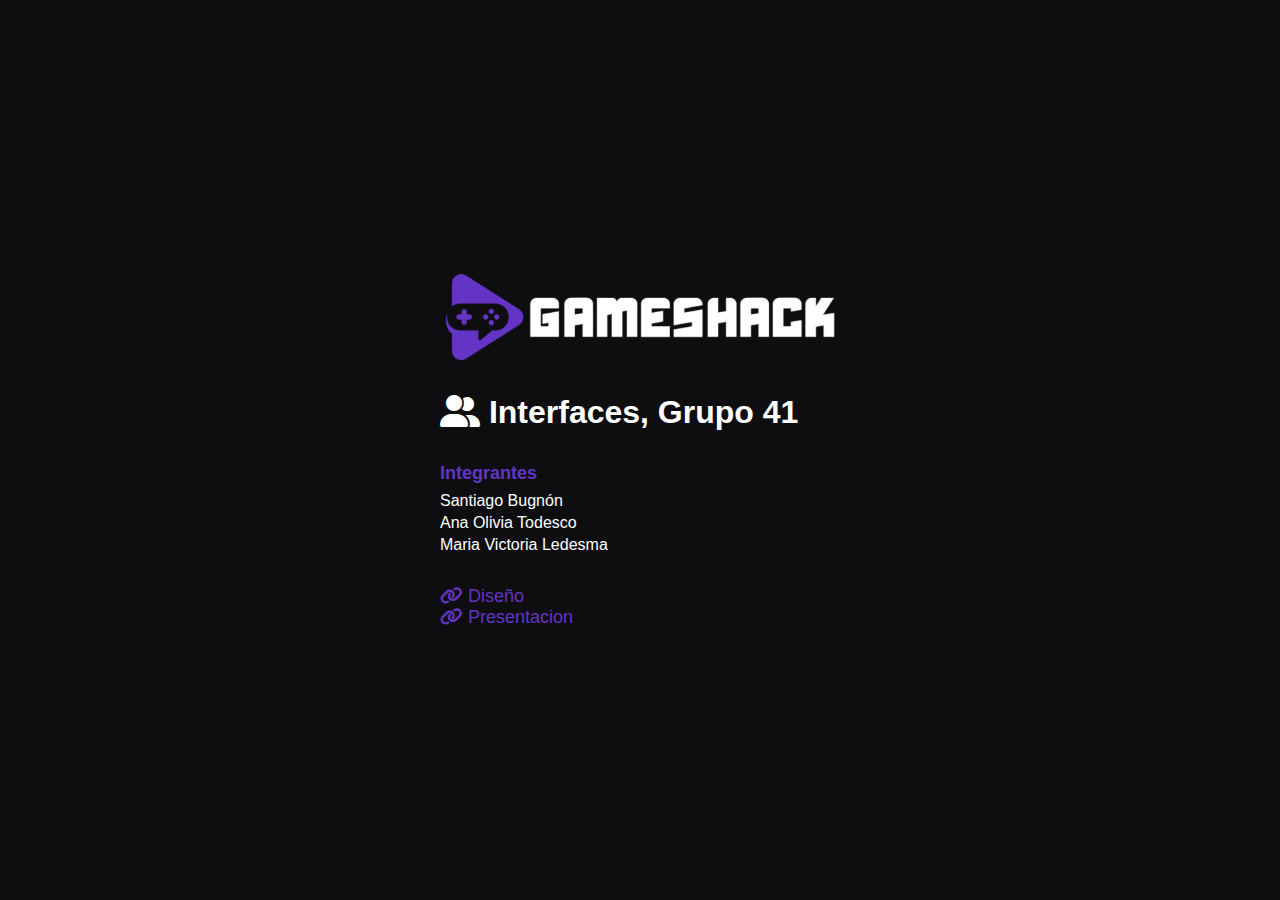
<file: TP1/index.html>
<!DOCTYPE html>
<html lang="en">

<head>
    <meta charset="UTF-8">
    <meta name="viewport" content="width=device-width, initial-scale=1.0">
    <title>TP1, Grupo 41</title>
    <link rel="stylesheet" type="text/css" href="styles.css" />
    <link rel="stylesheet" href="https://cdnjs.cloudflare.com/ajax/libs/font-awesome/6.6.0/css/all.min.css" />
</head>

<body>
    <main>
        <div class="container">
            <div class="hero">
                <img src="logo.png" alt="gameshack">
            </div>
            <h1><i class="fa-solid fa-user-group"></i> Interfaces, Grupo 41</h1>
            <div class="group">
                <label>Integrantes</label>
                <ul>
                    <li>Santiago Bugnón</li>
                    <li>Ana Olivia Todesco</li>
                    <li>Maria Victoria Ledesma</li>
                </ul>
            </div>
            <div class="link">
                <a href="https://www.figma.com/design/QWkp3AN901ODzj6Yq64YiS/Design-System?node-id=0-1&t=ocgKG7EHv4EvDzpk-1"><i class="fa-solid fa-link"></i> Diseño</a>
                <a href="https://www.figma.com/design/QWkp3AN901ODzj6Yq64YiS/Design-System?node-id=23-2289&t=KSajn2bWoxNKlwvR-1"><i class="fa-solid fa-link"></i> Presentacion</a>
            </div>
        </div>
    </main>
</body>

</html>
</file>
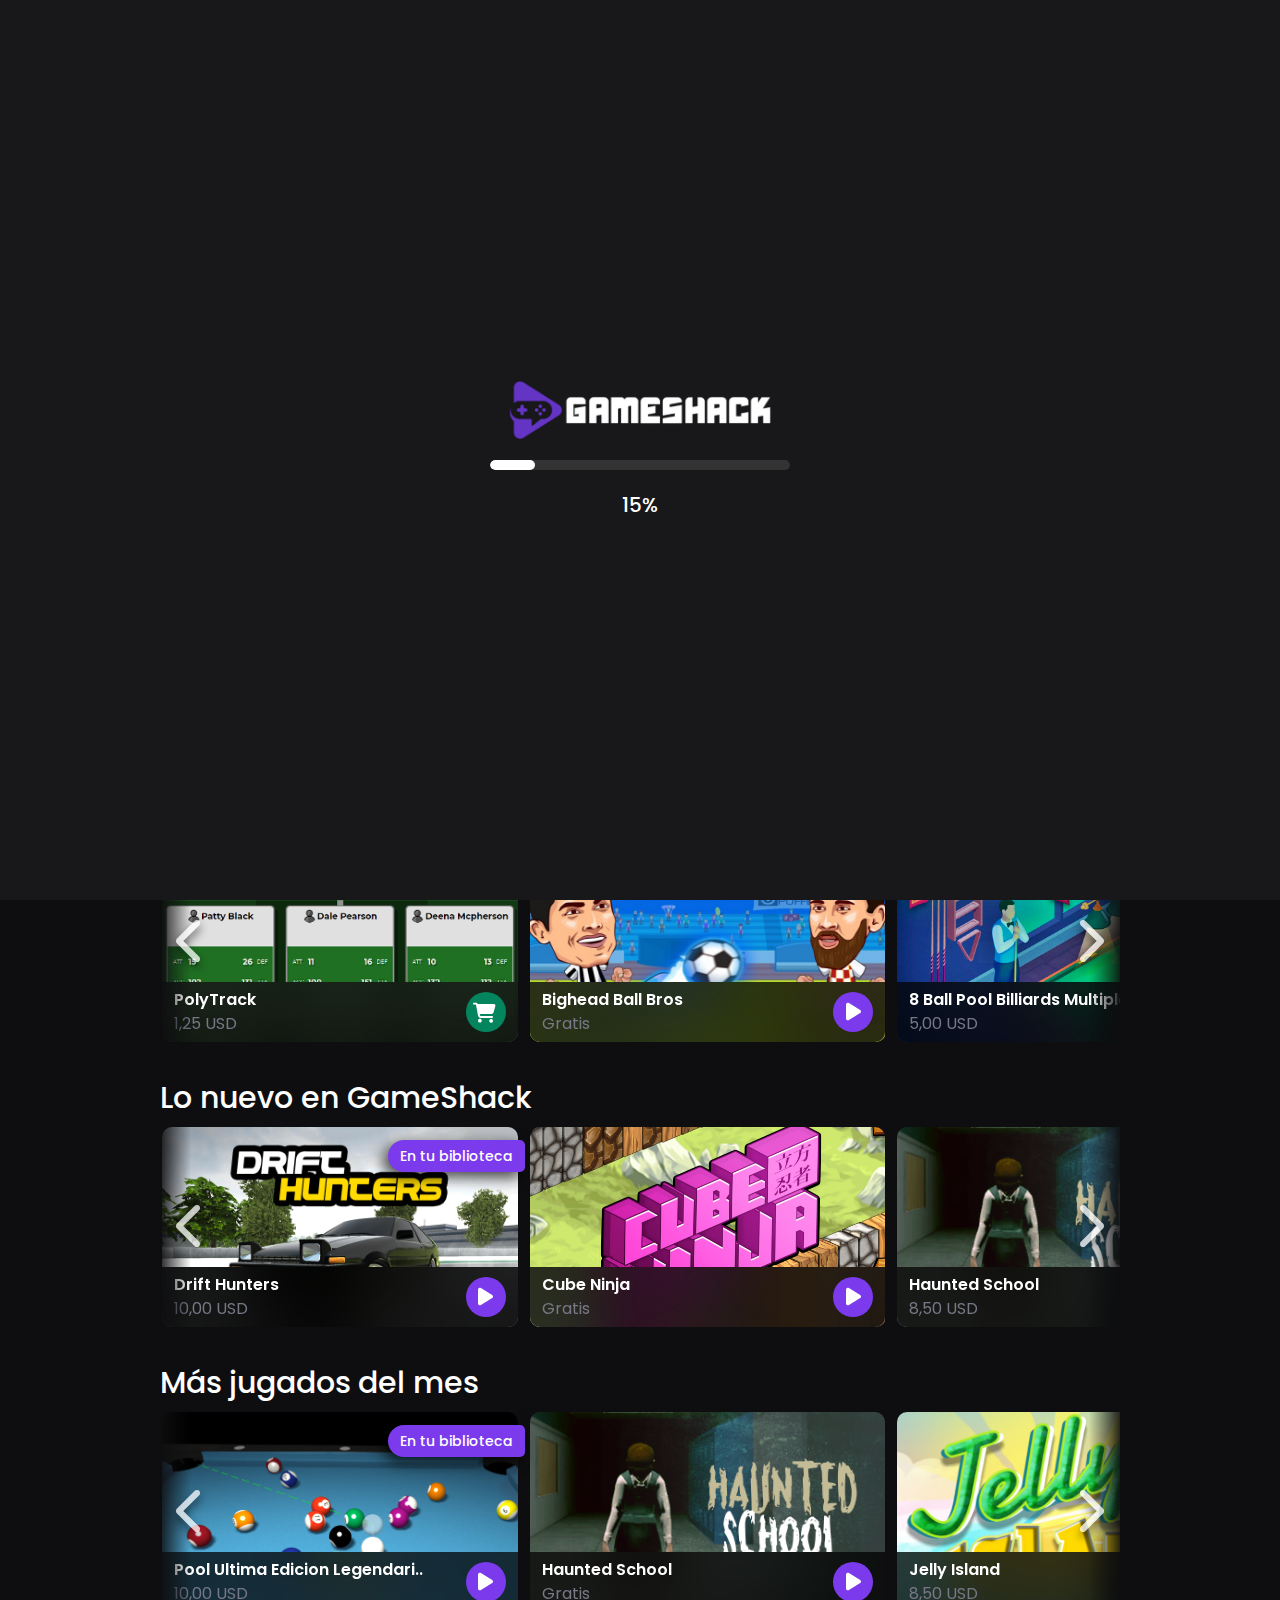
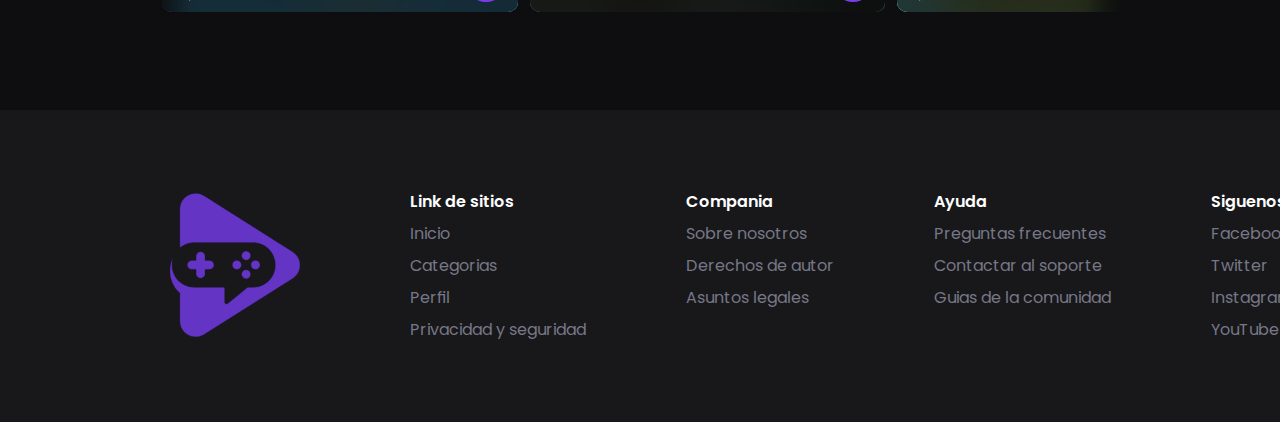
<file: TP2/index.html>
<!DOCTYPE html>
<html>

<head>
    <meta charset="utf-8">
    <title>GameShack!</title>
    <meta name="viewport" content="width=device-width, initial-scale=1">
    <link rel="stylesheet" href="https://cdnjs.cloudflare.com/ajax/libs/font-awesome/6.6.0/css/all.min.css" />
    <link rel="stylesheet" href="css/index.css">
</head>

<body class="body-no-overflow">
    <div class="loader-container">
        <div class="loader-icon">
            <img src="static/logo_full.png" />
        </div>
        <div class="progress-bar">
            <div class="progress" id="progress"></div>
        </div>
        <div class="percentage" id="percentage">0%</div>
    </div>

    <nav class="navbar">

        <div class="nav-container">
            <button class="toggle-sidenav"><i class="icon fa-solid fa-bars"></i></button>
            <a href="index.html">
                <img src="static/logo_full.png" class="nav-logo logo-desktop" />
                <img src="static/logo_simple.png" class="nav-logo logo-mobile" />
            </a>
        </div>

        <div class="search-box">
            <i class="fa-solid fa-magnifying-glass"></i>
            <input placeholder="¿A qué quieres jugar?" />
        </div>

        <div class="nav-container">
            <div class="cart">
                <!-- <div class="badge"></div> -->
                <i class="icon fa-solid fa-cart-shopping" id="nav-cart-icon"></i>
                <label id="cart-items"></label>
            </div>
            <div class="nav-separator"></div>
            <div class="nav-profile">
                <img src="static/bardo.jpg" class="nav-profile-image" />
                <label class="nav-profile-name">Srta. Liv</label>
                <button class="toggle-dropdown"><i class="icon fa-solid fa-chevron-down"></i></button>
            </div>
        </div>

        <div class="dropdown">
            <ul>
                <li id="dropdown-cart-icon"><i class="fa-solid fa-cart-shopping"></i> Carrito</li>
                <li><i class="fa-solid fa-user"></i> Perfil</li>
                <li><i class="fa-solid fa-list"></i> Biblioteca</li>
                <li><i class="fa-solid fa-circle-question"></i> Ayuda</li>
                <li><a href="login.html"><i class="fa-solid fa-arrow-right-from-bracket"></i> Cerrar Sesion</a></li>
            </ul>
        </div>

    </nav>

    <aside class="sidenav">
        <ul>

            <li>
                <div class="placehodler">
                    <img src="static/icons/Home.svg" alt="Descripción del SVG">
                </div>Inicio
            </li>
            <li>
                <div class="placehodler">
                    <img src="static/icons/Recent.svg" alt="Descripción del SVG">
                </div>Recientes
            </li>
            <li>
                <div class="placehodler">
                    <img src="static/icons/New.svg" alt="Descripción del SVG">
                </div>Juegos nuevos
            </li>
            <li>
                <div class="placehodler">
                    <img src="static/icons/Beauty.svg" alt="Descripción del SVG">
                </div>De moda
            </li>
            <li>
                <div class="placehodler">
                    <img src="static/icons/Clicker.svg" alt="Descripción del SVG">
                </div>Random
            </li>
            <li>
                <div class="placehodler">
                    <img src="static/icons/Action.svg" alt="Descripción del SVG">
                </div>Acción
            </li>
            <li>
                <div class="placehodler">
                    <img src="static/icons/Adventure.svg" alt="Descripción del SVG">
                </div>Aventuras
            </li>
            <li>
                <div class="placehodler">
                    <img src="static/icons/Casual.svg" alt="Descripción del SVG">
                </div>Clásicos
            </li>
            <li>
                <div class="placehodler">
                    <img src="static/icons/Beauty.svg" alt="Descripción del SVG">
                </div>Infantiles                
            </li>
            <li>
                <div class="placehodler">
                    <img src="static/icons/Mahjong.svg" alt="Descripción del SVG">
                </div>Mesa
            </li>
            <li>
                <div class="placehodler">
                    <img src="static/icons/Card.svg" alt="Descripción del SVG">
                </div>Cartas
            </li>
            <li>
                <div class="placehodler">
                    <img src="static/icons/Car.svg" alt="Descripción del SVG">
                </div>Coches
            </li>
            <li>
                <div class="placehodler">
                    <img src="static/icons/Home.svg" alt="Descripción del SVG">
                </div>Escape
            </li>
            <li>
                <div class="placehodler">
                    <img src="static/icons/Home.svg" alt="Descripción del SVG">
                </div>Motos
            </li>
            <li>
                <div class="placehodler">
                    <img src="static/icons/Multiplayer.svg" alt="Descripción del SVG">
                </div>Multijugador
            </li>
            <li>
                <div class="placehodler">
                    <img src="static/icons/Puzzle.svg" alt="Descripción del SVG">
                </div>Puzzles
            </li>
            <li>
                <div class="placehodler">
                    <img src="static/icons/Horror.svg" alt="Descripción del SVG">
                </div>Terror
            </li>
            <li>
                <div class="placehodler">
                    <img src="static/icons/DressUp.svg" alt="Descripción del SVG">
                </div>Vestir
            </li>
        </ul>
    </aside>

    <main>

        <section id="hero" class="hero-carousel-wrapper">

            <div class="hero-carousel-actions">
                <button class="hero-carousel-action" id="hero-prev">
                    <i class="fa-solid fa-chevron-left"></i>
                </button>
                <button class="hero-carousel-action" id="hero-next">
                    <i class="fa-solid fa-chevron-right"></i>
                </button>
            </div>

            <div class="hero-container">
                <h2 class="hero-game-title">4 en Linea: Zaun vs. Piltover</h2>
                <a href="playing.html" class="btn btn-xl rounded-xl hero-play-now"><i class="fa-solid fa-play"></i> Jugar ahora!</a>
            </div>

            <div class="hero-gradient-overlay"></div>
            <div class="hero-carousel">
                <img src="static/cards/gamecard_00.png" class="hero-slide" data-title="4 en Linea: Zaun vs. Piltover" />
                <img src="static/cards/gamecard_17.png" class="hero-slide" data-title="Cube Ninja" />
                <img src="static/cards/gamecard_34.png" class="hero-slide" data-title="Mahjong Solitaire" />
                <img src="static/cards/gamecard_35.png" class="hero-slide" data-title="Sniper Mission" />
                <img src="static/cards/gamecard_31.png" class="hero-slide" data-title="Moto X3M" />
            </div>

            <div class="carousel-dots">
                <ul class="dots">
                    <li class="dot big"></li>
                    <li class="dot"></li>
                    <li class="dot"></li>
                    <li class="dot"></li>
                    <li class="dot"></li>
                </ul>
            </div>

        </section>


        <section class="card-section">
            <div class="card-section-header">
                <label class="card-section-name">Creemos que estos juegos te encantarán</label>
            </div>

            <div class="cards-carousel-wrapper">

                <button class="card-carousel-action action-left">
                    <i class="fa-solid fa-chevron-left"></i>
                </button>
                <button class="card-carousel-action action-right">
                    <i class="fa-solid fa-chevron-right"></i>
                </button>

                <div class="cards-carousel">

                    <div class="card owned">
                        <img src="static/cards/gamecard_00.png" class="card-image">
                        <div class="tag">
                            <label>En tu biblioteca</label>
                        </div>
                        <div class="card-footer">
                            <div class="card-footer-container">
                                <label class="card-game-title">4 en Linea: Zaun vs. Piltover</label>
                                <label class="card-game-price">5,25 USD</label>
                            </div>
                            <div class="card-footer-container">
                                <a href="playing.html" class="card-btn">
                                    <i class="fa-solid fa-play"></i>
                                </a>
                            </div>
                        </div>
                    </div>

                    <div class="card card-buy">
                        <img src="static/cards/gamecard_0.png" class="card-image">
                        <div class="tag">
                            <label>En el carrito</label>
                        </div>
                        <div class="card-footer">
                            <div class="card-footer-container">
                                <label class="card-game-title">Need for Speed - Most Wante...</label>
                                <label class="card-game-price">5,25 USD</label>
                            </div>
                            <div class="card-footer-container">
                                <button class="card-btn">
                                    <i class="fa-solid fa-cart-shopping center-fix"></i>
                                </button>
                            </div>
                        </div>
                    </div>

                    <div class="card card-buy">
                        <img src="static/cards/gamecard_1.png" class="card-image">
                        <div class="tag">
                            <label>En el carrito</label>
                        </div>
                        <div class="card-footer">
                            <div class="card-footer-container">
                                <label class="card-game-title">Cube Stories: Escape</label>
                                <label class="card-game-price">6,00 USD</label>
                            </div>
                            <div class="card-footer-container">
                                <button class="card-btn">
                                    <i class="fa-solid fa-cart-shopping"></i>
                                </button>
                            </div>
                        </div>
                    </div>

                    <div class="card owned">
                        <img src="static/cards/gamecard_2.png" class="card-image">
                        <div class="tag">
                            <label>En tu biblioteca</label>
                        </div>
                        <div class="card-footer">
                            <div class="card-footer-container">
                                <label class="card-game-title">Farm Merge Valley</label>
                                <label class="card-game-price">3,12 USD</label>
                            </div>
                            <div class="card-footer-container">
                                <button class="card-btn">
                                    <i class="fa-solid fa-play"></i>
                                </button>
                            </div>
                        </div>
                    </div>

                    <div class="card">
                        <img src="static/cards/gamecard_3.png" class="card-image">
                        <div class="card-footer">
                            <div class="card-footer-container">
                                <label class="card-game-title">Basketball Stars</label>
                                <label class="card-game-price">Gratis</label>
                            </div>
                            <div class="card-footer-container">
                                <button class="card-btn">
                                    <i class="fa-solid fa-play"></i>
                                </button>
                            </div>
                        </div>
                    </div>

                    <div class="card">
                        <img src="static/cards/gamecard_4.png" class="card-image">
                        <div class="card-footer">
                            <div class="card-footer-container">
                                <label class="card-game-title">Mazean</label>
                                <label class="card-game-price">Gratis</label>
                            </div>
                            <div class="card-footer-container">
                                <button class="card-btn">
                                    <i class="fa-solid fa-play"></i>
                                </button>
                            </div>
                        </div>
                    </div>

                    <div class="card card-buy">
                        <img src="static/cards/gamecard_5.png" class="card-image">
                        <div class="tag">
                            <label>En el carrito</label>
                        </div>
                        <div class="card-footer">
                            <div class="card-footer-container">
                                <label class="card-game-title">One Treasure</label>
                                <label class="card-game-price">5,00 USD</label>
                            </div>
                            <div class="card-footer-container">
                                <button class="card-btn">
                                    <i class="fa-solid fa-cart-shopping center-fix"></i>
                                </button>
                            </div>
                        </div>
                    </div>

                    <div class="card card-buy">
                        <img src="static/cards/gamecard_6.png" class="card-image">
                        <div class="tag">
                            <label>En el carrito</label>
                        </div>
                        <div class="card-footer">
                            <div class="card-footer-container">
                                <label class="card-game-title">Moto X3M</label>
                                <label class="card-game-price">6,25 USD</label>
                            </div>
                            <div class="card-footer-container">
                                <button class="card-btn">
                                    <i class="fa-solid fa-cart-shopping center-fix"></i>
                                </button>
                            </div>
                        </div>
                    </div>
                    <div class="card">
                        <img src="static/cards/gamecard_7.png" class="card-image">
                        <div class="card-footer">
                            <div class="card-footer-container">
                                <label class="card-game-title">Speedy Golf</label>
                                <label class="card-game-price">Gratis</label>
                            </div>
                            <div class="card-footer-container">
                                <button class="card-btn">
                                    <i class="fa-solid fa-play"></i>
                                </button>
                            </div>
                        </div>
                    </div>

                </div>

            </div>
        </section>

        <section class="card-section">
            <div class="card-section-header">
                <label class="card-section-name">Populares</label>
            </div>

            <div class="cards-carousel-wrapper">

                <button class="card-carousel-action action-left">
                    <i class="fa-solid fa-chevron-left"></i>
                </button>
                <button class="card-carousel-action action-right">
                    <i class="fa-solid fa-chevron-right"></i>
                </button>

                <div class="cards-carousel">

                    <div class="card card-buy">
                        <img src="static/cards/gamecard_8.png" class="card-image">
                        <div class="tag">
                            <label>En el carrito</label>
                        </div>
                        <div class="card-footer">
                            <div class="card-footer-container">
                                <label class="card-game-title">PolyTrack</label>
                                <label class="card-game-price">1,25 USD</label>
                            </div>
                            <div class="card-footer-container">
                                <button class="card-btn">
                                    <i class="fa-solid fa-cart-shopping center-fix"></i>
                                </button>
                            </div>
                        </div>
                    </div>

                    <div class="card">
                        <img src="static/cards/gamecard_9.png" class="card-image">
                        <div class="card-footer">
                            <div class="card-footer-container">
                                <label class="card-game-title">Bighead Ball Bros</label>
                                <label class="card-game-price">Gratis</label>
                            </div>
                            <div class="card-footer-container">
                                <button class="card-btn">
                                    <i class="fa-solid fa-play"></i>
                                </button>
                            </div>
                        </div>
                    </div>

                    <div class="card card-buy">
                        <img src="static/cards/gamecard_10.png" class="card-image">
                        <div class="tag">
                            <label>En el carrito</label>
                        </div>
                        <div class="card-footer">
                            <div class="card-footer-container">
                                <label class="card-game-title">8 Ball Pool Billiards Multiplayer</label>
                                <label class="card-game-price">5,00 USD</label>
                            </div>
                            <div class="card-footer-container">
                                <button class="card-btn">
                                    <i class="fa-solid fa-cart-shopping center-fix"></i>
                                </button>
                            </div>
                        </div>
                    </div>

                    <div class="card card-buy">
                        <img src="static/cards/gamecard_11.png" class="card-image">
                        <div class="tag">
                            <label>En el carrito</label>
                        </div>
                        <div class="card-footer">
                            <div class="card-footer-container">
                                <label class="card-game-title">Xtreme City Drifting</label>
                                <label class="card-game-price">2,25 USD</label>
                            </div>
                            <div class="card-footer-container">
                                <button class="card-btn">
                                    <i class="fa-solid fa-cart-shopping center-fix"></i>
                                </button>
                            </div>
                        </div>
                    </div>

                    <div class="card card-buy">
                        <img src="static/cards/gamecard_12.png" class="card-image">
                        <div class="tag">
                            <label>En el carrito</label>
                        </div>
                        <div class="card-footer">
                            <div class="card-footer-container">
                                <label class="card-game-title">Spot The Difference</label>
                                <label class="card-game-price">3,15 USD</label>
                            </div>
                            <div class="card-footer-container">
                                <button class="card-btn">
                                    <i class="fa-solid fa-cart-shopping center-fix"></i>
                                </button>
                            </div>
                        </div>
                    </div>

                    <div class="card owned">
                        <img src="static/cards/gamecard_13.png" class="card-image">
                        <div class="tag">
                            <label>En tu biblioteca</label>
                        </div>
                        <div class="card-footer">
                            <div class="card-footer-container">
                                <label class="card-game-title">Tap-Tap Shots</label>
                                <label class="card-game-price">8,25 USD</label>
                            </div>
                            <div class="card-footer-container">
                                <button class="card-btn">
                                    <i class="fa-solid fa-play"></i>
                                </button>
                            </div>
                        </div>
                    </div>

                    <div class="card">
                        <img src="static/cards/gamecard_14.png" class="card-image">
                        <div class="card-footer">
                            <div class="card-footer-container">
                                <label class="card-game-title">Time Shooters</label>
                                <label class="card-game-price">Gratis</label>
                            </div>
                            <div class="card-footer-container">
                                <button class="card-btn">
                                    <i class="fa-solid fa-play"></i>
                                </button>
                            </div>
                        </div>
                    </div>
                    <div class="card owned">
                        <img src="static/cards/gamecard_15.png" class="card-image">
                        <div class="tag">
                            <label>En tu biblioteca</label>
                        </div>
                        <div class="card-footer">
                            <div class="card-footer-container">
                                <label class="card-game-title">Ships 3D</label>
                                <label class="card-game-price">7,00 USD</label>
                            </div>
                            <div class="card-footer-container">
                                <button class="card-btn">
                                    <i class="fa-solid fa-play"></i>
                                </button>
                            </div>
                        </div>
                    </div>

                </div>

            </div>
        </section>

        <section class="card-section">
            <div class="card-section-header">
                <label class="card-section-name">Lo nuevo en GameShack</label>
            </div>

            <div class="cards-carousel-wrapper">

                <button class="card-carousel-action action-left">
                    <i class="fa-solid fa-chevron-left"></i>
                </button>
                <button class="card-carousel-action action-right">
                    <i class="fa-solid fa-chevron-right"></i>
                </button>

                <div class="cards-carousel">

                    <div class="card owned">
                        <img src="static/cards/gamecard_16.png" class="card-image">
                        <div class="tag">
                            <label>En tu biblioteca</label>
                        </div>
                        <div class="card-footer">
                            <div class="card-footer-container">
                                <label class="card-game-title">Drift Hunters</label>
                                <label class="card-game-price">10,00 USD</label>
                            </div>
                            <div class="card-footer-container">
                                <button class="card-btn">
                                    <i class="fa-solid fa-play"></i>
                                </button>
                            </div>
                        </div>
                    </div>

                    <div class="card">
                        <img src="static/cards/gamecard_17.png" class="card-image">
                        <div class="card-footer">
                            <div class="card-footer-container">
                                <label class="card-game-title">Cube Ninja</label>
                                <label class="card-game-price">Gratis</label>
                            </div>
                            <div class="card-footer-container">
                                <button class="card-btn">
                                    <i class="fa-solid fa-play"></i>
                                </button>
                            </div>
                        </div>
                    </div>

                    <div class="card card-buy">
                        <img src="static/cards/gamecard_18.png" class="card-image">
                        <div class="tag">
                            <label>En el carrito</label>
                        </div>
                        <div class="card-footer">
                            <div class="card-footer-container">
                                <label class="card-game-title">Haunted School</label>
                                <label class="card-game-price">8,50 USD</label>
                            </div>
                            <div class="card-footer-container">
                                <button class="card-btn">
                                    <i class="fa-solid fa-cart-shopping center-fix"></i>
                                </button>
                            </div>
                        </div>
                    </div>

                    <div class="card card-buy">
                        <img src="static/cards/gamecard_19.png" class="card-image">
                        <div class="tag">
                            <label>En el carrito</label>
                        </div>
                        <div class="card-footer">
                            <div class="card-footer-container">
                                <label class="card-game-title">Jelly Land</label>
                                <label class="card-game-price">1,25 USD</label>
                            </div>
                            <div class="card-footer-container">
                                <button class="card-btn">
                                    <i class="fa-solid fa-cart-shopping center-fix"></i>
                                </button>
                            </div>
                        </div>
                    </div>

                    <div class="card owned">
                        <img src="static/cards/gamecard_20.png" class="card-image">
                        <div class="tag">
                            <label>En tu biblioteca</label>
                        </div>
                        <div class="card-footer">
                            <div class="card-footer-container">
                                <label class="card-game-title">Pizza Party</label>
                                <label class="card-game-price">4,75 USD</label>
                            </div>
                            <div class="card-footer-container">
                                <button class="card-btn">
                                    <i class="fa-solid fa-play"></i>
                                </button>
                            </div>
                        </div>
                    </div>

                    <div class="card">
                        <img src="static/cards/gamecard_21.png" class="card-image">
                        <div class="card-footer">
                            <div class="card-footer-container">
                                <label class="card-game-title">Sushi Matching</label>
                                <label class="card-game-price">Gratis</label>
                            </div>
                            <div class="card-footer-container">
                                <button class="card-btn">
                                    <i class="fa-solid fa-play"></i>
                                </button>
                            </div>
                        </div>
                    </div>

                    <div class="card owned">
                        <img src="static/cards/gamecard_22.png" class="card-image">
                        <div class="tag">
                            <label>En tu biblioteca</label>
                        </div>
                        <div class="card-footer">
                            <div class="card-footer-container">
                                <label class="card-game-title">Air Wars 3</label>
                                <label class="card-game-price">15,75 USD</label>
                            </div>
                            <div class="card-footer-container">
                                <button class="card-btn">
                                    <i class="fa-solid fa-play"></i>
                                </button>
                            </div>
                        </div>
                    </div>
                    <div class="card owned">
                        <img src="static/cards/gamecard_23.png" class="card-image">
                        <div class="tag">
                            <label>En tu biblioteca</label>
                        </div>
                        <div class="card-footer">
                            <div class="card-footer-container">
                                <label class="card-game-title">Air Wars 2</label>
                                <label class="card-game-price">9,75 USD</label>
                            </div>
                            <div class="card-footer-container">
                                <button class="card-btn">
                                    <i class="fa-solid fa-play"></i>
                                </button>
                            </div>
                        </div>
                    </div>

                </div>

            </div>
        </section>

        <section class="card-section">
            <div class="card-section-header">
                <label class="card-section-name">Más jugados del mes</label>
            </div>

            <div class="cards-carousel-wrapper">

                <button class="card-carousel-action action-left">
                    <i class="fa-solid fa-chevron-left"></i>
                </button>
                <button class="card-carousel-action action-right">
                    <i class="fa-solid fa-chevron-right"></i>
                </button>

                <div class="cards-carousel">

                    <div class="card owned">
                        <img src="static/cards/gamecard_49.png" class="card-image">
                        <div class="tag">
                            <label>En tu biblioteca</label>
                        </div>
                        <div class="card-footer">
                            <div class="card-footer-container">
                                <label class="card-game-title">Pool Ultima Edicion Legendari..</label>
                                <label class="card-game-price">10,00 USD</label>
                            </div>
                            <div class="card-footer-container">
                                <button class="card-btn">
                                    <i class="fa-solid fa-play"></i>
                                </button>
                            </div>
                        </div>
                    </div>

                    <div class="card">
                        <img src="static/cards/gamecard_18.png" class="card-image">
                        <div class="card-footer">
                            <div class="card-footer-container">
                                <label class="card-game-title">Haunted School</label>
                                <label class="card-game-price">Gratis</label>
                            </div>
                            <div class="card-footer-container">
                                <button class="card-btn">
                                    <i class="fa-solid fa-play"></i>
                                </button>
                            </div>
                        </div>
                    </div>

                    <div class="card card-buy">
                        <img src="static/cards/gamecard_19.png" class="card-image">
                        <div class="tag">
                            <label>En el carrito</label>
                        </div>
                        <div class="card-footer">
                            <div class="card-footer-container">
                                <label class="card-game-title">Jelly Island</label>
                                <label class="card-game-price">8,50 USD</label>
                            </div>
                            <div class="card-footer-container">
                                <button class="card-btn">
                                    <i class="fa-solid fa-cart-shopping center-fix"></i>
                                </button>
                            </div>
                        </div>
                    </div>

                    <div class="card card-buy">
                        <img src="static/cards/gamecard_20.png" class="card-image">
                        <div class="tag">
                            <label>En el carrito</label>
                        </div>
                        <div class="card-footer">
                            <div class="card-footer-container">
                                <label class="card-game-title">Pizza Party</label>
                                <label class="card-game-price">1,25 USD</label>
                            </div>
                            <div class="card-footer-container">
                                <button class="card-btn">
                                    <i class="fa-solid fa-cart-shopping center-fix"></i>
                                </button>
                            </div>
                        </div>
                    </div>

                    <div class="card owned">
                        <img src="static/cards/gamecard_52.png" class="card-image">
                        <div class="tag">
                            <label>En tu biblioteca</label>
                        </div>
                        <div class="card-footer">
                            <div class="card-footer-container">
                                <label class="card-game-title">Somos Los Palitos</label>
                                <label class="card-game-price">4,75 USD</label>
                            </div>
                            <div class="card-footer-container">
                                <button class="card-btn">
                                    <i class="fa-solid fa-play"></i>
                                </button>
                            </div>
                        </div>
                    </div>

                    <div class="card">
                        <img src="static/cards/gamecard_32.png" class="card-image">
                        <div class="card-footer">
                            <div class="card-footer-container">
                                <label class="card-game-title">Las Motos X3X Winter</label>
                                <label class="card-game-price">Gratis</label>
                            </div>
                            <div class="card-footer-container">
                                <button class="card-btn">
                                    <i class="fa-solid fa-play"></i>
                                </button>
                            </div>
                        </div>
                    </div>

                    <div class="card owned">
                        <img src="static/cards/gamecard_34.png" class="card-image">
                        <div class="tag">
                            <label>En tu biblioteca</label>
                        </div>
                        <div class="card-footer">
                            <div class="card-footer-container">
                                <label class="card-game-title">Mahongg</label>
                                <label class="card-game-price">15,75 USD</label>
                            </div>
                            <div class="card-footer-container">
                                <button class="card-btn">
                                    <i class="fa-solid fa-play"></i>
                                </button>
                            </div>
                        </div>
                    </div>
                    <div class="card owned">
                        <img src="static/cards/gamecard_23.png" class="card-image">
                        <div class="tag">
                            <label>En tu biblioteca</label>
                        </div>
                        <div class="card-footer">
                            <div class="card-footer-container">
                                <label class="card-game-title">Air Wars 2</label>
                                <label class="card-game-price">9,75 USD</label>
                            </div>
                            <div class="card-footer-container">
                                <button class="card-btn">
                                    <i class="fa-solid fa-play"></i>
                                </button>
                            </div>
                        </div>
                    </div>

                </div>

            </div>
        </section>
    </main>

    <footer class="footer">
        <img src="static/logo_simple.png" class="footer-logo" />
        <div class="footer-section">
            <label class="footer-section-title">Link de sitios</label>
            <label class="footer-section-item">Inicio</label>
            <label class="footer-section-item">Categorias</label>
            <label class="footer-section-item">Perfil</label>
            <label class="footer-section-item">Privacidad y seguridad</label>
        </div>
        <div class="footer-section">
            <label class="footer-section-title">Compania</label>
            <label class="footer-section-item">Sobre nosotros</label>
            <label class="footer-section-item">Derechos de autor</label>
            <label class="footer-section-item">Asuntos legales</label>
        </div>
        <div class="footer-section">
            <label class="footer-section-title">Ayuda</label>
            <label class="footer-section-item">Preguntas frecuentes</label>
            <label class="footer-section-item">Contactar al soporte</label>
            <label class="footer-section-item">Guias de la comunidad</label>
        </div>
        <div class="footer-section">
            <label class="footer-section-title">Siguenos</label>
            <label class="footer-section-item">Facebook</label>
            <label class="footer-section-item">Twitter</label>
            <label class="footer-section-item">Instagram</label>
            <label class="footer-section-item">YouTube</label>
        </div>
    </footer>


</body>

<script src="scripts/nav.js"></script>
<script src="scripts/index.js"></script>
<script src="scripts/loader.js"></script>

</html>
</file>
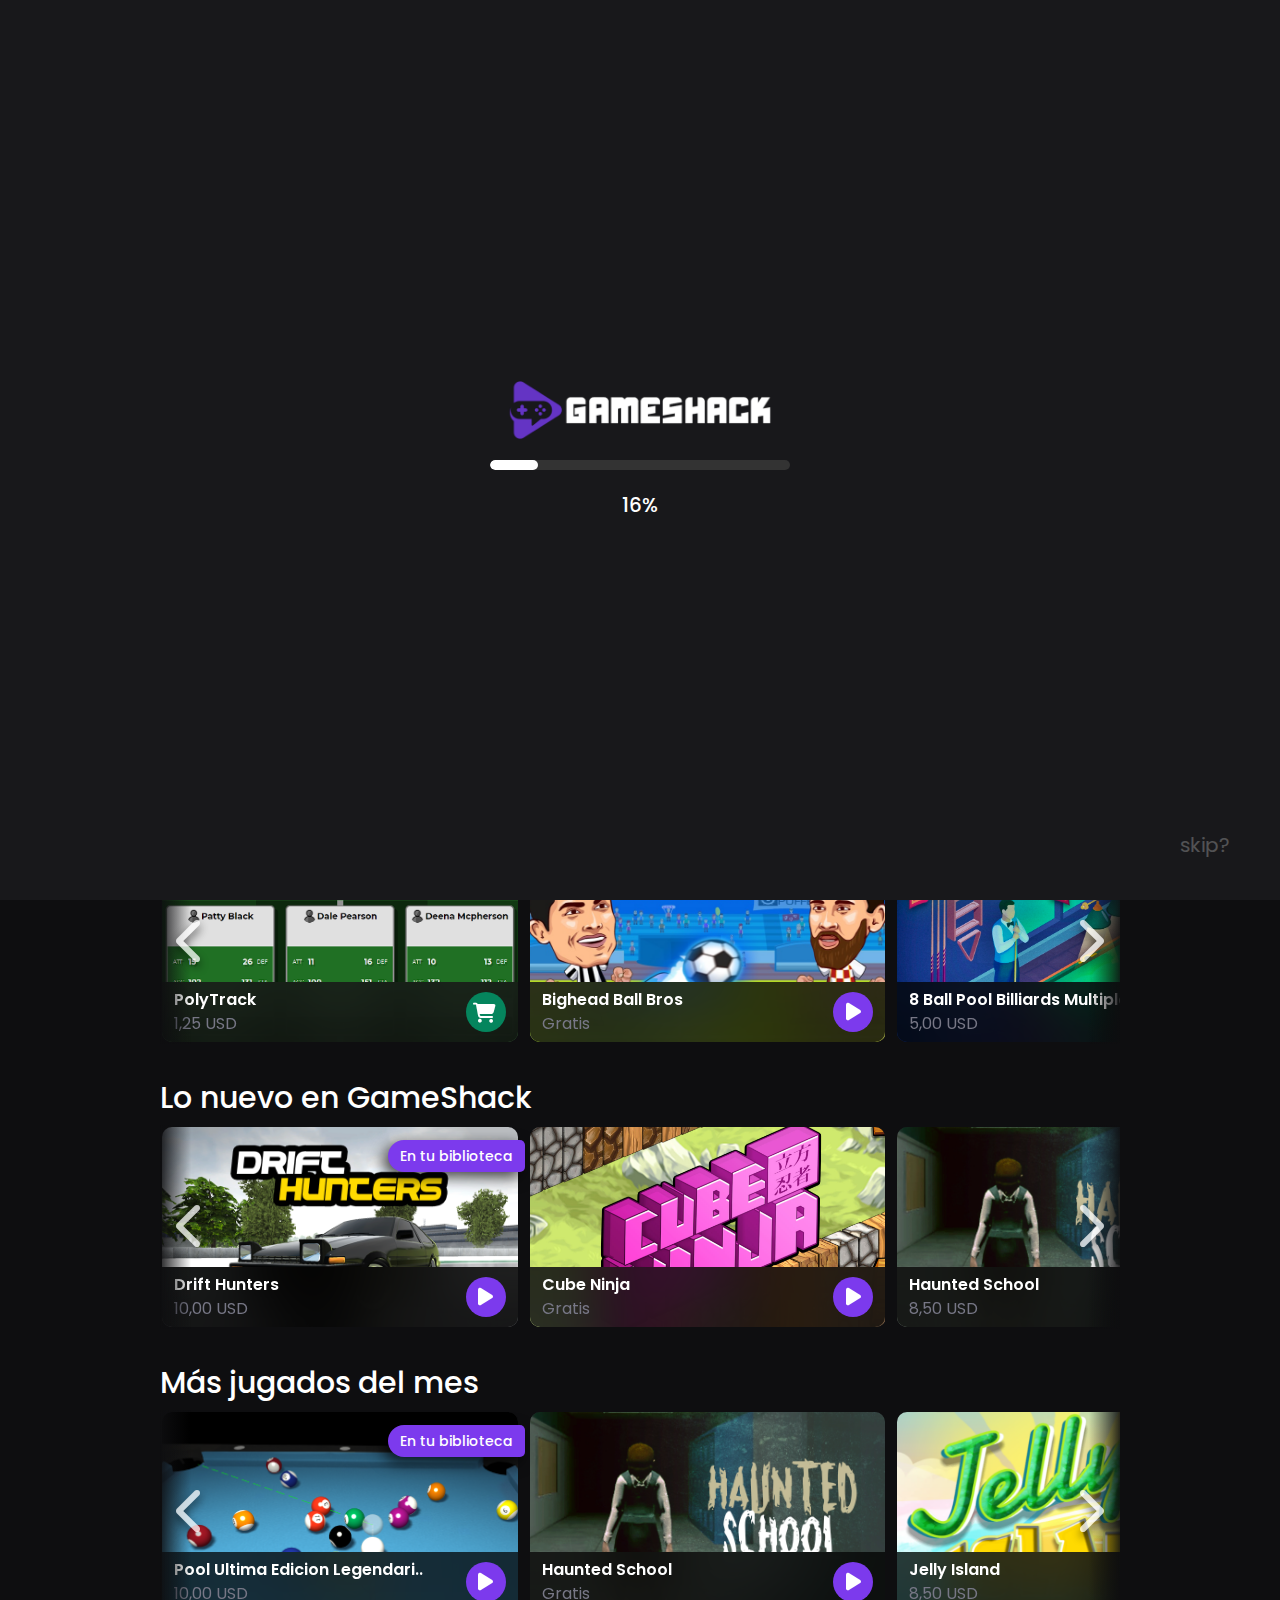
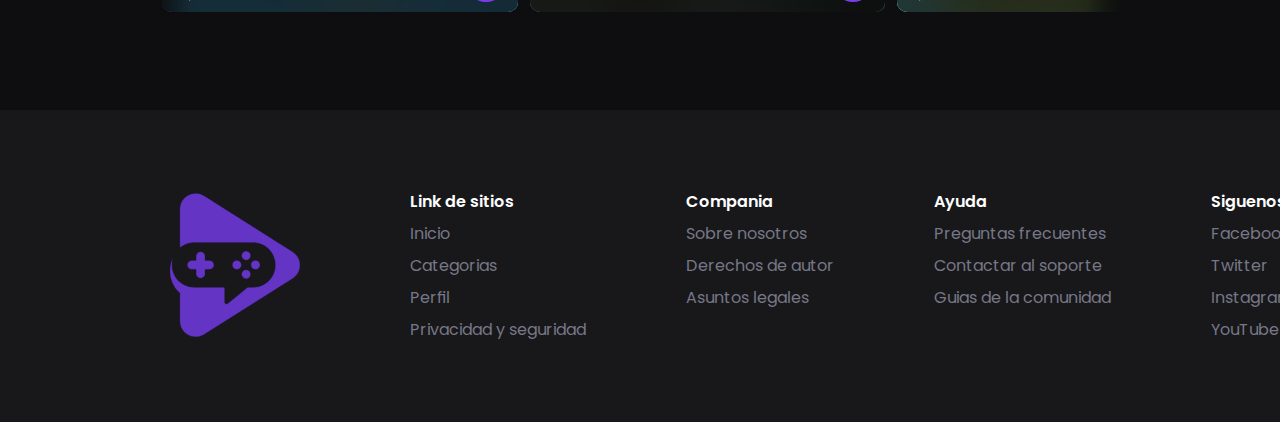
<file: TP4/index.html>
<!DOCTYPE html>
<html>

<head>
    <meta charset="utf-8">
    <title>GameShack!</title>
    <meta name="viewport" content="width=device-width, initial-scale=1">
    <link rel="stylesheet" href="https://cdnjs.cloudflare.com/ajax/libs/font-awesome/6.6.0/css/all.min.css" />
    <link rel="stylesheet" href="css/index.css">
</head>

<body class="body-no-overflow">
    <div class="loader-container">
        <div class="loader-icon">
            <img src="static/logo_full.png" />
        </div>
        <div class="progress-bar">
            <div class="progress" id="progress"></div>
        </div>
        <div class="percentage" id="percentage">0%</div>
        <button id="skip-btn">skip?</button>
    </div>

    <nav class="navbar">

        <div class="nav-container">
            <button class="toggle-sidenav"><i class="icon fa-solid fa-bars"></i></button>
            <a href="index.html">
                <img src="static/logo_full.png" class="nav-logo logo-desktop" />
                <img src="static/logo_simple.png" class="nav-logo logo-mobile" />
            </a>
        </div>

        <div class="search-box">
            <i class="fa-solid fa-magnifying-glass"></i>
            <input placeholder="¿A qué quieres jugar?" />
        </div>

        <div class="nav-container">
            <div class="cart">
                <!-- <div class="badge"></div> -->
                <i class="icon fa-solid fa-cart-shopping" id="nav-cart-icon"></i>
                <label id="cart-items"></label>
            </div>
            <div class="nav-separator"></div>
            <div class="nav-profile">
                <img src="static/bardo.jpg" class="nav-profile-image" />
                <label class="nav-profile-name">Srta. Liv</label>
                <button class="toggle-dropdown"><i class="icon fa-solid fa-chevron-down"></i></button>
            </div>
        </div>

        <div class="dropdown">
            <ul>
                <li id="dropdown-cart-icon"><i class="fa-solid fa-cart-shopping"></i> Carrito</li>
                <li><i class="fa-solid fa-user"></i> Perfil</li>
                <li><i class="fa-solid fa-list"></i> Biblioteca</li>
                <li><i class="fa-solid fa-circle-question"></i> Ayuda</li>
                <li><a href="login.html"><i class="fa-solid fa-arrow-right-from-bracket"></i> Cerrar Sesion</a></li>
            </ul>
        </div>

    </nav>

    <aside class="sidenav">
        <ul>

            <li>
                <div class="placehodler">
                    <img src="static/icons/Home.svg" alt="Descripción del SVG">
                </div>Inicio
            </li>
            <li>
                <div class="placehodler">
                    <img src="static/icons/Recent.svg" alt="Descripción del SVG">
                </div>Recientes
            </li>
            <li>
                <div class="placehodler">
                    <img src="static/icons/New.svg" alt="Descripción del SVG">
                </div>Juegos nuevos
            </li>
            <li>
                <div class="placehodler">
                    <img src="static/icons/Beauty.svg" alt="Descripción del SVG">
                </div>De moda
            </li>
            <li>
                <div class="placehodler">
                    <img src="static/icons/Clicker.svg" alt="Descripción del SVG">
                </div>Random
            </li>
            <li>
                <div class="placehodler">
                    <img src="static/icons/Action.svg" alt="Descripción del SVG">
                </div>Acción
            </li>
            <li>
                <div class="placehodler">
                    <img src="static/icons/Adventure.svg" alt="Descripción del SVG">
                </div>Aventuras
            </li>
            <li>
                <div class="placehodler">
                    <img src="static/icons/Casual.svg" alt="Descripción del SVG">
                </div>Clásicos
            </li>
            <li>
                <div class="placehodler">
                    <img src="static/icons/Beauty.svg" alt="Descripción del SVG">
                </div>Infantiles
            </li>
            <li>
                <div class="placehodler">
                    <img src="static/icons/Mahjong.svg" alt="Descripción del SVG">
                </div>Mesa
            </li>
            <li>
                <div class="placehodler">
                    <img src="static/icons/Card.svg" alt="Descripción del SVG">
                </div>Cartas
            </li>
            <li>
                <div class="placehodler">
                    <img src="static/icons/Car.svg" alt="Descripción del SVG">
                </div>Coches
            </li>
            <li>
                <div class="placehodler">
                    <img src="static/icons/Home.svg" alt="Descripción del SVG">
                </div>Escape
            </li>
            <li>
                <div class="placehodler">
                    <img src="static/icons/Home.svg" alt="Descripción del SVG">
                </div>Motos
            </li>
            <li>
                <div class="placehodler">
                    <img src="static/icons/Multiplayer.svg" alt="Descripción del SVG">
                </div>Multijugador
            </li>
            <li>
                <div class="placehodler">
                    <img src="static/icons/Puzzle.svg" alt="Descripción del SVG">
                </div>Puzzles
            </li>
            <li>
                <div class="placehodler">
                    <img src="static/icons/Horror.svg" alt="Descripción del SVG">
                </div>Terror
            </li>
            <li>
                <div class="placehodler">
                    <img src="static/icons/DressUp.svg" alt="Descripción del SVG">
                </div>Vestir
            </li>
        </ul>
    </aside>

    <main>

        <section id="hero" class="hero-carousel-wrapper">

            <div class="hero-carousel-actions">
                <button class="hero-carousel-action" id="hero-prev">
                    <i class="fa-solid fa-chevron-left"></i>
                </button>
                <button class="hero-carousel-action" id="hero-next">
                    <i class="fa-solid fa-chevron-right"></i>
                </button>
            </div>

            <div class="hero-container">
                <h2 class="hero-game-title">4 en Linea: Zaun vs. Piltover</h2>
                <a href="playing.html" class="btn btn-xl rounded-xl hero-play-now"><i class="fa-solid fa-play"></i> Jugar ahora!</a>
            </div>

            <div class="hero-gradient-overlay"></div>
            <div class="hero-carousel">
                <img src="static/screen_2.jpg" class="hero-slide" data-title="4 en Linea: Zaun vs. Piltover" />
                <img src="static/numberblocks-banner.png" class="hero-slide" data-title="Number Blocks!" />
                <img src="static/cards/gamecard_34.png" class="hero-slide" data-title="Mahjong Solitaire" />
                <img src="static/cards/gamecard_35.png" class="hero-slide" data-title="Sniper Mission" />
                <img src="static/cards/gamecard_31.png" class="hero-slide" data-title="Moto X3M" />
            </div>

            <div class="carousel-dots">
                <ul class="dots">
                    <li class="dot big"></li>
                    <li class="dot"></li>
                    <li class="dot"></li>
                    <li class="dot"></li>
                    <li class="dot"></li>
                </ul>
            </div>

        </section>


        <section class="card-section">
            <div class="card-section-header">
                <label class="card-section-name">Creemos que estos juegos te encantarán</label>
            </div>

            <div class="cards-carousel-wrapper">

                <button class="card-carousel-action action-left">
                    <i class="fa-solid fa-chevron-left"></i>
                </button>
                <button class="card-carousel-action action-right">
                    <i class="fa-solid fa-chevron-right"></i>
                </button>

                <div class="cards-carousel">

                    <div class="card owned">
                        <img src="static/screen_2.jpg" class="card-image">
                        <div class="tag">
                            <label>En tu biblioteca</label>
                        </div>
                        <div class="card-footer">
                            <div class="card-footer-container">
                                <label class="card-game-title">4 en Linea: Zaun vs. Piltover</label>
                                <label class="card-game-price">5,25 USD</label>
                            </div>
                            <div class="card-footer-container">
                                <a href="playing.html" class="card-btn">
                                    <i class="fa-solid fa-play"></i>
                                </a>
                            </div>
                        </div>
                    </div>

                    <div class="card card-buy">
                        <img src="static/cards/gamecard_numberblocks.png" class="card-image">
                        <div class="tag">
                            <label>En el carrito</label>
                        </div>
                        <div class="card-footer">
                            <div class="card-footer-container">
                                <label class="card-game-title">NumberBlocks</label>
                                <label class="card-game-price">10,00 USD</label>
                            </div>
                            <div class="card-footer-container">
                                <a href="parallax.html" class="card-btn">
                                    <i class="fa-solid fa-cart-shopping center-fix"></i>
                                </a>
                            </div>
                        </div>
                    </div>

                    <div class="card card-buy">
                        <img src="static/cards/gamecard_1.png" class="card-image">
                        <div class="tag">
                            <label>En el carrito</label>
                        </div>
                        <div class="card-footer">
                            <div class="card-footer-container">
                                <label class="card-game-title">Cube Stories: Escape</label>
                                <label class="card-game-price">6,00 USD</label>
                            </div>
                            <div class="card-footer-container">
                                <button class="card-btn">
                                    <i class="fa-solid fa-cart-shopping"></i>
                                </button>
                            </div>
                        </div>
                    </div>

                    <div class="card owned">
                        <img src="static/cards/gamecard_2.png" class="card-image">
                        <div class="tag">
                            <label>En tu biblioteca</label>
                        </div>
                        <div class="card-footer">
                            <div class="card-footer-container">
                                <label class="card-game-title">Farm Merge Valley</label>
                                <label class="card-game-price">3,12 USD</label>
                            </div>
                            <div class="card-footer-container">
                                <button class="card-btn">
                                    <i class="fa-solid fa-play"></i>
                                </button>
                            </div>
                        </div>
                    </div>

                    <div class="card">
                        <img src="static/cards/gamecard_3.png" class="card-image">
                        <div class="card-footer">
                            <div class="card-footer-container">
                                <label class="card-game-title">Basketball Stars</label>
                                <label class="card-game-price">Gratis</label>
                            </div>
                            <div class="card-footer-container">
                                <button class="card-btn">
                                    <i class="fa-solid fa-play"></i>
                                </button>
                            </div>
                        </div>
                    </div>

                    <div class="card">
                        <img src="static/cards/gamecard_4.png" class="card-image">
                        <div class="card-footer">
                            <div class="card-footer-container">
                                <label class="card-game-title">Mazean</label>
                                <label class="card-game-price">Gratis</label>
                            </div>
                            <div class="card-footer-container">
                                <button class="card-btn">
                                    <i class="fa-solid fa-play"></i>
                                </button>
                            </div>
                        </div>
                    </div>

                    <div class="card card-buy">
                        <img src="static/cards/gamecard_5.png" class="card-image">
                        <div class="tag">
                            <label>En el carrito</label>
                        </div>
                        <div class="card-footer">
                            <div class="card-footer-container">
                                <label class="card-game-title">One Treasure</label>
                                <label class="card-game-price">5,00 USD</label>
                            </div>
                            <div class="card-footer-container">
                                <button class="card-btn">
                                    <i class="fa-solid fa-cart-shopping center-fix"></i>
                                </button>
                            </div>
                        </div>
                    </div>

                    <div class="card card-buy">
                        <img src="static/cards/gamecard_6.png" class="card-image">
                        <div class="tag">
                            <label>En el carrito</label>
                        </div>
                        <div class="card-footer">
                            <div class="card-footer-container">
                                <label class="card-game-title">Moto X3M</label>
                                <label class="card-game-price">6,25 USD</label>
                            </div>
                            <div class="card-footer-container">
                                <button class="card-btn">
                                    <i class="fa-solid fa-cart-shopping center-fix"></i>
                                </button>
                            </div>
                        </div>
                    </div>
                    <div class="card">
                        <img src="static/cards/gamecard_7.png" class="card-image">
                        <div class="card-footer">
                            <div class="card-footer-container">
                                <label class="card-game-title">Speedy Golf</label>
                                <label class="card-game-price">Gratis</label>
                            </div>
                            <div class="card-footer-container">
                                <button class="card-btn">
                                    <i class="fa-solid fa-play"></i>
                                </button>
                            </div>
                        </div>
                    </div>

                </div>

            </div>
        </section>

        <section class="card-section">
            <div class="card-section-header">
                <label class="card-section-name">Populares</label>
            </div>

            <div class="cards-carousel-wrapper">

                <button class="card-carousel-action action-left">
                    <i class="fa-solid fa-chevron-left"></i>
                </button>
                <button class="card-carousel-action action-right">
                    <i class="fa-solid fa-chevron-right"></i>
                </button>

                <div class="cards-carousel">

                    <div class="card card-buy">
                        <img src="static/cards/gamecard_8.png" class="card-image">
                        <div class="tag">
                            <label>En el carrito</label>
                        </div>
                        <div class="card-footer">
                            <div class="card-footer-container">
                                <label class="card-game-title">PolyTrack</label>
                                <label class="card-game-price">1,25 USD</label>
                            </div>
                            <div class="card-footer-container">
                                <button class="card-btn">
                                    <i class="fa-solid fa-cart-shopping center-fix"></i>
                                </button>
                            </div>
                        </div>
                    </div>

                    <div class="card">
                        <img src="static/cards/gamecard_9.png" class="card-image">
                        <div class="card-footer">
                            <div class="card-footer-container">
                                <label class="card-game-title">Bighead Ball Bros</label>
                                <label class="card-game-price">Gratis</label>
                            </div>
                            <div class="card-footer-container">
                                <button class="card-btn">
                                    <i class="fa-solid fa-play"></i>
                                </button>
                            </div>
                        </div>
                    </div>

                    <div class="card card-buy">
                        <img src="static/cards/gamecard_10.png" class="card-image">
                        <div class="tag">
                            <label>En el carrito</label>
                        </div>
                        <div class="card-footer">
                            <div class="card-footer-container">
                                <label class="card-game-title">8 Ball Pool Billiards Multiplayer</label>
                                <label class="card-game-price">5,00 USD</label>
                            </div>
                            <div class="card-footer-container">
                                <button class="card-btn">
                                    <i class="fa-solid fa-cart-shopping center-fix"></i>
                                </button>
                            </div>
                        </div>
                    </div>

                    <div class="card card-buy">
                        <img src="static/cards/gamecard_11.png" class="card-image">
                        <div class="tag">
                            <label>En el carrito</label>
                        </div>
                        <div class="card-footer">
                            <div class="card-footer-container">
                                <label class="card-game-title">Xtreme City Drifting</label>
                                <label class="card-game-price">2,25 USD</label>
                            </div>
                            <div class="card-footer-container">
                                <button class="card-btn">
                                    <i class="fa-solid fa-cart-shopping center-fix"></i>
                                </button>
                            </div>
                        </div>
                    </div>

                    <div class="card card-buy">
                        <img src="static/cards/gamecard_12.png" class="card-image">
                        <div class="tag">
                            <label>En el carrito</label>
                        </div>
                        <div class="card-footer">
                            <div class="card-footer-container">
                                <label class="card-game-title">Spot The Difference</label>
                                <label class="card-game-price">3,15 USD</label>
                            </div>
                            <div class="card-footer-container">
                                <button class="card-btn">
                                    <i class="fa-solid fa-cart-shopping center-fix"></i>
                                </button>
                            </div>
                        </div>
                    </div>

                    <div class="card owned">
                        <img src="static/cards/gamecard_13.png" class="card-image">
                        <div class="tag">
                            <label>En tu biblioteca</label>
                        </div>
                        <div class="card-footer">
                            <div class="card-footer-container">
                                <label class="card-game-title">Tap-Tap Shots</label>
                                <label class="card-game-price">8,25 USD</label>
                            </div>
                            <div class="card-footer-container">
                                <button class="card-btn">
                                    <i class="fa-solid fa-play"></i>
                                </button>
                            </div>
                        </div>
                    </div>

                    <div class="card">
                        <img src="static/cards/gamecard_14.png" class="card-image">
                        <div class="card-footer">
                            <div class="card-footer-container">
                                <label class="card-game-title">Time Shooters</label>
                                <label class="card-game-price">Gratis</label>
                            </div>
                            <div class="card-footer-container">
                                <button class="card-btn">
                                    <i class="fa-solid fa-play"></i>
                                </button>
                            </div>
                        </div>
                    </div>
                    <div class="card owned">
                        <img src="static/cards/gamecard_15.png" class="card-image">
                        <div class="tag">
                            <label>En tu biblioteca</label>
                        </div>
                        <div class="card-footer">
                            <div class="card-footer-container">
                                <label class="card-game-title">Ships 3D</label>
                                <label class="card-game-price">7,00 USD</label>
                            </div>
                            <div class="card-footer-container">
                                <button class="card-btn">
                                    <i class="fa-solid fa-play"></i>
                                </button>
                            </div>
                        </div>
                    </div>

                </div>

            </div>
        </section>

        <section class="card-section">
            <div class="card-section-header">
                <label class="card-section-name">Lo nuevo en GameShack</label>
            </div>

            <div class="cards-carousel-wrapper">

                <button class="card-carousel-action action-left">
                    <i class="fa-solid fa-chevron-left"></i>
                </button>
                <button class="card-carousel-action action-right">
                    <i class="fa-solid fa-chevron-right"></i>
                </button>

                <div class="cards-carousel">

                    <div class="card owned">
                        <img src="static/cards/gamecard_16.png" class="card-image">
                        <div class="tag">
                            <label>En tu biblioteca</label>
                        </div>
                        <div class="card-footer">
                            <div class="card-footer-container">
                                <label class="card-game-title">Drift Hunters</label>
                                <label class="card-game-price">10,00 USD</label>
                            </div>
                            <div class="card-footer-container">
                                <button class="card-btn">
                                    <i class="fa-solid fa-play"></i>
                                </button>
                            </div>
                        </div>
                    </div>

                    <div class="card">
                        <img src="static/cards/gamecard_17.png" class="card-image">
                        <div class="card-footer">
                            <div class="card-footer-container">
                                <label class="card-game-title">Cube Ninja</label>
                                <label class="card-game-price">Gratis</label>
                            </div>
                            <div class="card-footer-container">
                                <button class="card-btn">
                                    <i class="fa-solid fa-play"></i>
                                </button>
                            </div>
                        </div>
                    </div>

                    <div class="card card-buy">
                        <img src="static/cards/gamecard_18.png" class="card-image">
                        <div class="tag">
                            <label>En el carrito</label>
                        </div>
                        <div class="card-footer">
                            <div class="card-footer-container">
                                <label class="card-game-title">Haunted School</label>
                                <label class="card-game-price">8,50 USD</label>
                            </div>
                            <div class="card-footer-container">
                                <button class="card-btn">
                                    <i class="fa-solid fa-cart-shopping center-fix"></i>
                                </button>
                            </div>
                        </div>
                    </div>

                    <div class="card card-buy">
                        <img src="static/cards/gamecard_19.png" class="card-image">
                        <div class="tag">
                            <label>En el carrito</label>
                        </div>
                        <div class="card-footer">
                            <div class="card-footer-container">
                                <label class="card-game-title">Jelly Land</label>
                                <label class="card-game-price">1,25 USD</label>
                            </div>
                            <div class="card-footer-container">
                                <button class="card-btn">
                                    <i class="fa-solid fa-cart-shopping center-fix"></i>
                                </button>
                            </div>
                        </div>
                    </div>

                    <div class="card owned">
                        <img src="static/cards/gamecard_20.png" class="card-image">
                        <div class="tag">
                            <label>En tu biblioteca</label>
                        </div>
                        <div class="card-footer">
                            <div class="card-footer-container">
                                <label class="card-game-title">Pizza Party</label>
                                <label class="card-game-price">4,75 USD</label>
                            </div>
                            <div class="card-footer-container">
                                <button class="card-btn">
                                    <i class="fa-solid fa-play"></i>
                                </button>
                            </div>
                        </div>
                    </div>

                    <div class="card">
                        <img src="static/cards/gamecard_21.png" class="card-image">
                        <div class="card-footer">
                            <div class="card-footer-container">
                                <label class="card-game-title">Sushi Matching</label>
                                <label class="card-game-price">Gratis</label>
                            </div>
                            <div class="card-footer-container">
                                <button class="card-btn">
                                    <i class="fa-solid fa-play"></i>
                                </button>
                            </div>
                        </div>
                    </div>

                    <div class="card owned">
                        <img src="static/cards/gamecard_22.png" class="card-image">
                        <div class="tag">
                            <label>En tu biblioteca</label>
                        </div>
                        <div class="card-footer">
                            <div class="card-footer-container">
                                <label class="card-game-title">Air Wars 3</label>
                                <label class="card-game-price">15,75 USD</label>
                            </div>
                            <div class="card-footer-container">
                                <button class="card-btn">
                                    <i class="fa-solid fa-play"></i>
                                </button>
                            </div>
                        </div>
                    </div>
                    <div class="card owned">
                        <img src="static/cards/gamecard_23.png" class="card-image">
                        <div class="tag">
                            <label>En tu biblioteca</label>
                        </div>
                        <div class="card-footer">
                            <div class="card-footer-container">
                                <label class="card-game-title">Air Wars 2</label>
                                <label class="card-game-price">9,75 USD</label>
                            </div>
                            <div class="card-footer-container">
                                <button class="card-btn">
                                    <i class="fa-solid fa-play"></i>
                                </button>
                            </div>
                        </div>
                    </div>

                </div>

            </div>
        </section>

        <section class="card-section">
            <div class="card-section-header">
                <label class="card-section-name">Más jugados del mes</label>
            </div>

            <div class="cards-carousel-wrapper">

                <button class="card-carousel-action action-left">
                    <i class="fa-solid fa-chevron-left"></i>
                </button>
                <button class="card-carousel-action action-right">
                    <i class="fa-solid fa-chevron-right"></i>
                </button>

                <div class="cards-carousel">

                    <div class="card owned">
                        <img src="static/cards/gamecard_49.png" class="card-image">
                        <div class="tag">
                            <label>En tu biblioteca</label>
                        </div>
                        <div class="card-footer">
                            <div class="card-footer-container">
                                <label class="card-game-title">Pool Ultima Edicion Legendari..</label>
                                <label class="card-game-price">10,00 USD</label>
                            </div>
                            <div class="card-footer-container">
                                <button class="card-btn">
                                    <i class="fa-solid fa-play"></i>
                                </button>
                            </div>
                        </div>
                    </div>

                    <div class="card">
                        <img src="static/cards/gamecard_18.png" class="card-image">
                        <div class="card-footer">
                            <div class="card-footer-container">
                                <label class="card-game-title">Haunted School</label>
                                <label class="card-game-price">Gratis</label>
                            </div>
                            <div class="card-footer-container">
                                <button class="card-btn">
                                    <i class="fa-solid fa-play"></i>
                                </button>
                            </div>
                        </div>
                    </div>

                    <div class="card card-buy">
                        <img src="static/cards/gamecard_19.png" class="card-image">
                        <div class="tag">
                            <label>En el carrito</label>
                        </div>
                        <div class="card-footer">
                            <div class="card-footer-container">
                                <label class="card-game-title">Jelly Island</label>
                                <label class="card-game-price">8,50 USD</label>
                            </div>
                            <div class="card-footer-container">
                                <button class="card-btn">
                                    <i class="fa-solid fa-cart-shopping center-fix"></i>
                                </button>
                            </div>
                        </div>
                    </div>

                    <div class="card card-buy">
                        <img src="static/cards/gamecard_20.png" class="card-image">
                        <div class="tag">
                            <label>En el carrito</label>
                        </div>
                        <div class="card-footer">
                            <div class="card-footer-container">
                                <label class="card-game-title">Pizza Party</label>
                                <label class="card-game-price">1,25 USD</label>
                            </div>
                            <div class="card-footer-container">
                                <button class="card-btn">
                                    <i class="fa-solid fa-cart-shopping center-fix"></i>
                                </button>
                            </div>
                        </div>
                    </div>

                    <div class="card owned">
                        <img src="static/cards/gamecard_52.png" class="card-image">
                        <div class="tag">
                            <label>En tu biblioteca</label>
                        </div>
                        <div class="card-footer">
                            <div class="card-footer-container">
                                <label class="card-game-title">Somos Los Palitos</label>
                                <label class="card-game-price">4,75 USD</label>
                            </div>
                            <div class="card-footer-container">
                                <button class="card-btn">
                                    <i class="fa-solid fa-play"></i>
                                </button>
                            </div>
                        </div>
                    </div>

                    <div class="card">
                        <img src="static/cards/gamecard_32.png" class="card-image">
                        <div class="card-footer">
                            <div class="card-footer-container">
                                <label class="card-game-title">Las Motos X3X Winter</label>
                                <label class="card-game-price">Gratis</label>
                            </div>
                            <div class="card-footer-container">
                                <button class="card-btn">
                                    <i class="fa-solid fa-play"></i>
                                </button>
                            </div>
                        </div>
                    </div>

                    <div class="card owned">
                        <img src="static/cards/gamecard_34.png" class="card-image">
                        <div class="tag">
                            <label>En tu biblioteca</label>
                        </div>
                        <div class="card-footer">
                            <div class="card-footer-container">
                                <label class="card-game-title">Mahongg</label>
                                <label class="card-game-price">15,75 USD</label>
                            </div>
                            <div class="card-footer-container">
                                <button class="card-btn">
                                    <i class="fa-solid fa-play"></i>
                                </button>
                            </div>
                        </div>
                    </div>
                    <div class="card owned">
                        <img src="static/cards/gamecard_23.png" class="card-image">
                        <div class="tag">
                            <label>En tu biblioteca</label>
                        </div>
                        <div class="card-footer">
                            <div class="card-footer-container">
                                <label class="card-game-title">Air Wars 2</label>
                                <label class="card-game-price">9,75 USD</label>
                            </div>
                            <div class="card-footer-container">
                                <button class="card-btn">
                                    <i class="fa-solid fa-play"></i>
                                </button>
                            </div>
                        </div>
                    </div>

                </div>

            </div>
        </section>
    </main>

    <footer class="footer">
        <img src="static/logo_simple.png" class="footer-logo" />
        <div class="footer-section">
            <label class="footer-section-title">Link de sitios</label>
            <label class="footer-section-item">Inicio</label>
            <label class="footer-section-item">Categorias</label>
            <label class="footer-section-item">Perfil</label>
            <label class="footer-section-item">Privacidad y seguridad</label>
        </div>
        <div class="footer-section">
            <label class="footer-section-title">Compania</label>
            <label class="footer-section-item">Sobre nosotros</label>
            <label class="footer-section-item">Derechos de autor</label>
            <label class="footer-section-item">Asuntos legales</label>
        </div>
        <div class="footer-section">
            <label class="footer-section-title">Ayuda</label>
            <label class="footer-section-item">Preguntas frecuentes</label>
            <label class="footer-section-item">Contactar al soporte</label>
            <label class="footer-section-item">Guias de la comunidad</label>
        </div>
        <div class="footer-section">
            <label class="footer-section-title">Siguenos</label>
            <label class="footer-section-item">Facebook</label>
            <label class="footer-section-item">Twitter</label>
            <label class="footer-section-item">Instagram</label>
            <label class="footer-section-item">YouTube</label>
        </div>
    </footer>


</body>

<script src="scripts/nav.js"></script>
<script src="scripts/index.js"></script>
<script src="scripts/loader.js"></script>

</html>
</file>
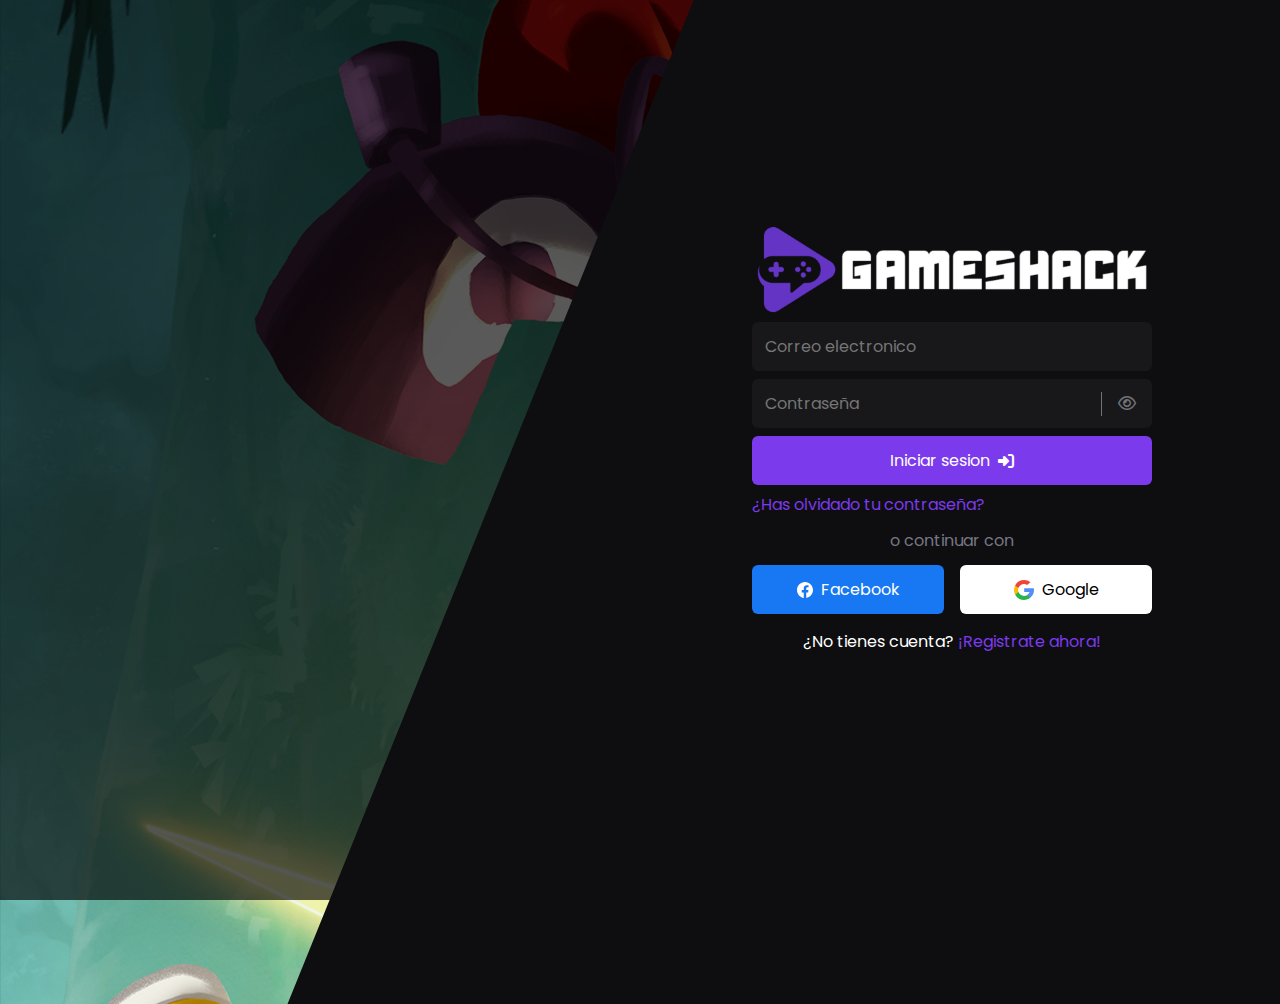
<file: TP2/login.html>
<!DOCTYPE html>
<html>

<head>
    <meta charset="utf-8">
    <title>Inicia Sesion en GameShack!</title>
    <meta name="viewport" content="width=device-width, initial-scale=1">
    <link rel="stylesheet" href="https://cdnjs.cloudflare.com/ajax/libs/font-awesome/6.6.0/css/all.min.css" />
    <link rel="stylesheet" href="css/login.css">
</head>

<body>

    <div class="backdrop"></div>
    <section class="login">

        <svg class="vector" width="1039" height="1004" viewBox="0 0 1039 1004" fill="none"
             xmlns="http://www.w3.org/2000/svg">
            <path d="M0 1119L496.5 -108.5H504L1116.5 -117V1105L0 1119Z" fill="#0E0E10" />
        </svg>

        <div class="container">

            <img src="static/logo_full.png">

            <div class="input password rounded">
                <input type="email" placeholder="Correo electronico">
            </div>


            <div class="input password rounded">
                <input id="password" type="password" placeholder="Contraseña">
                <button class="eye">
                    <i class="fa-regular fa-eye "></i>
                </button>
            </div>

            <a href="index.html" class="btn btn-login rounded">Iniciar sesion <i class="fa-solid fa-right-to-bracket"></i></a>

            <a href="#">¿Has olvidado tu contraseña?</a>
            <label class="third-party-label">o continuar con</label>

            <div class="third-party-login">

                <button class="btn btn-login rounded btn-facebook">
                    <svg viewBox="0 0 16 16" class="bi bi-facebook" fill="currentColor" height="16" width="16"
                         xmlns="http://www.w3.org/2000/svg">
                        <path
                              d="M16 8.049c0-4.446-3.582-8.05-8-8.05C3.58 0-.002 3.603-.002 8.05c0 4.017 2.926 7.347 6.75 7.951v-5.625h-2.03V8.05H6.75V6.275c0-2.017 1.195-3.131 3.022-3.131.876 0 1.791.157 1.791.157v1.98h-1.009c-.993 0-1.303.621-1.303 1.258v1.51h2.218l-.354 2.326H9.25V16c3.824-.604 6.75-3.934 6.75-7.951z">
                        </path>
                    </svg>
                    Facebook
                </button>

                <button class="btn btn-login rounded btn-google">
                    <svg xml:space="preserve" style="enable-background:new 0 0 512 512;" viewBox="0 0 512 512" y="0px"
                         x="0px" xmlns:xlink="http://www.w3.org/1999/xlink" xmlns="http://www.w3.org/2000/svg"
                         id="Layer_1" width="20" version="1.1">
                        <path d="M113.47,309.408L95.648,375.94l-65.139,1.378C11.042,341.211,0,299.9,0,256
                    c0-42.451,10.324-82.483,28.624-117.732h0.014l57.992,10.632l25.404,57.644c-5.317,15.501-8.215,32.141-8.215,49.456
                    C103.821,274.792,107.225,292.797,113.47,309.408z" style="fill:#FBBB00;"></path>
                        <path
                              d="M507.527,208.176C510.467,223.662,512,239.655,512,256c0,18.328-1.927,36.206-5.598,53.451
                    c-12.462,58.683-45.025,109.925-90.134,146.187l-0.014-0.014l-73.044-3.727l-10.338-64.535
                    c29.932-17.554,53.324-45.025,65.646-77.911h-136.89V208.176h138.887L507.527,208.176L507.527,208.176z"
                              style="fill:#518EF8;"></path>
                        <path d="M416.253,455.624l0.014,0.014C372.396,490.901,316.666,512,256,512
                    c-97.491,0-182.252-54.491-225.491-134.681l82.961-67.91c21.619,57.698,77.278,98.771,142.53,98.771
                    c28.047,0,54.323-7.582,76.87-20.818L416.253,455.624z" style="fill:#28B446;"></path>
                        <path d="M419.404,58.936l-82.933,67.896c-23.335-14.586-50.919-23.012-80.471-23.012
                    c-66.729,0-123.429,42.957-143.965,102.724l-83.397-68.276h-0.014C71.23,56.123,157.06,0,256,0
                    C318.115,0,375.068,22.126,419.404,58.936z" style="fill:#F14336;"></path>
                    </svg>
                    Google
                </button>

            </div>

            <label class="register-label">¿No tienes cuenta? <a href="registro.html">¡Registrate ahora!</a></label>

        </div>

    </section>


</body>
<script src="scripts/login.js"></script>

</html>
</file>
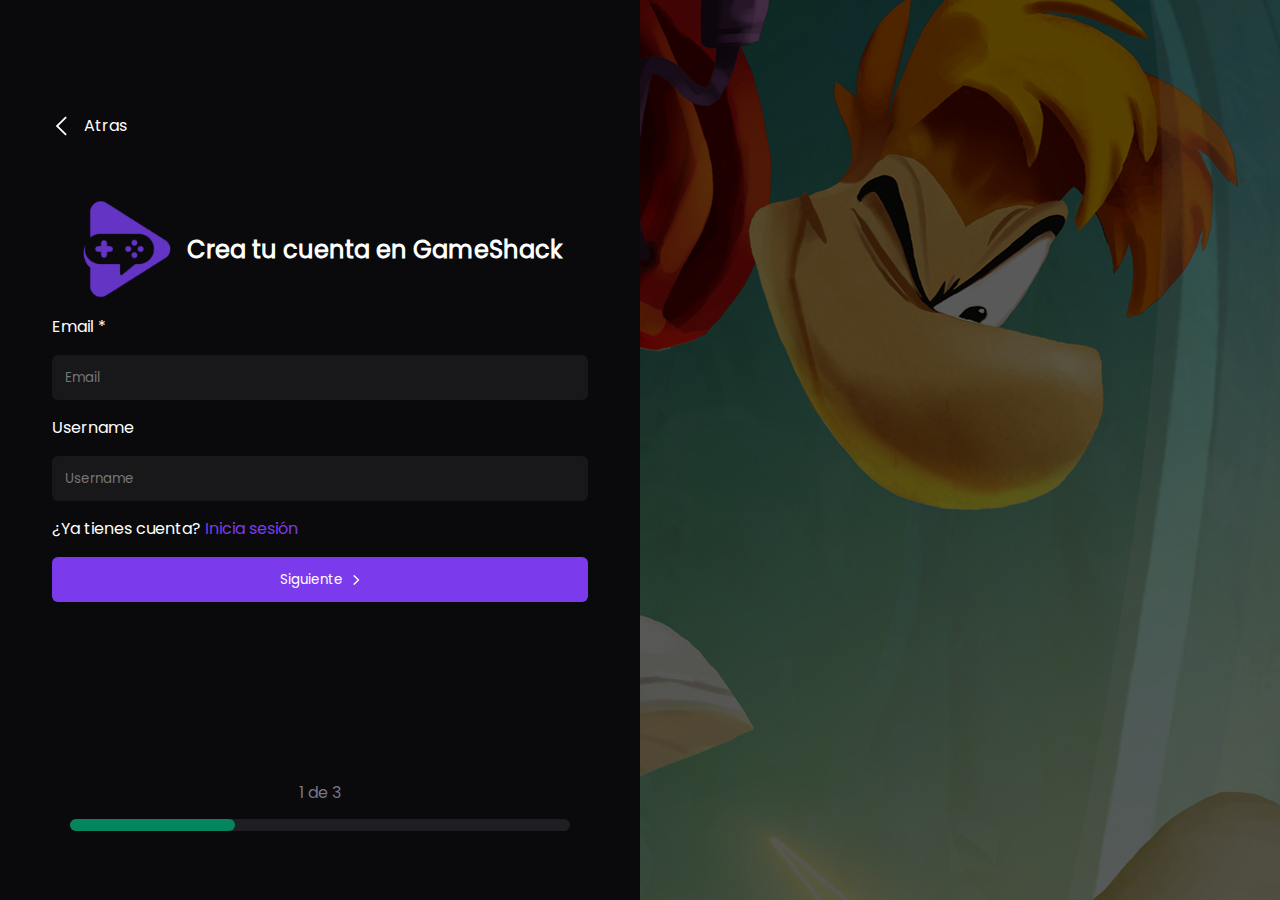
<file: TP2/registro.html>
<!DOCTYPE html>
<html>

<head>
    <meta charset="utf-8">
    <title>Crea tu cuenta de GameShack!</title>
    <meta name="viewport" content="width=device-width, initial-scale=1">
    <link rel="stylesheet" href="https://cdnjs.cloudflare.com/ajax/libs/font-awesome/6.6.0/css/all.min.css" />
    <link rel="stylesheet" href="css/register.css">
</head>

<body>
    <section class="registro">
        <form class="container">
            <div id="step-1" class="step show">
                <a class="back" href="login.html">
                    <svg fill="#FFFFFF" version="1.1" baseProfile="tiny" id="Layer_1" xmlns:x="&ns_extend;"
                         xmlns:i="&ns_ai;" xmlns:graph="&ns_graphs;" xmlns="http://www.w3.org/2000/svg"
                         xmlns:xlink="http://www.w3.org/1999/xlink"
                         xmlns:a="http://ns.adobe.com/AdobeSVGViewerExtensions/3.0/" width="20px" height="50px"
                         viewBox="0 0 42 42" xml:space="preserve">
                        <polygon fill-rule="evenodd" points="31,38.32 13.391,21 31,3.68 28.279,1 8,21.01 28.279,41 " />
                    </svg>
                    Atras
                </a>

                <div class="register-header">
                    <img width="100" height="100" src="static/logo_simple.png">
                    <h2>Crea tu cuenta en GameShack</h2>
                </div>

                <label for="">Email *</label>
                <input placeholder="Email" required class="input rounded">

                <label for="">Username</label>
                <input placeholder="Username" class="input rounded optional">
                <label>¿Ya tienes cuenta? <a href="login.html">Inicia sesión</a></label>
                <button class="next btn btn-login rounded">Siguiente
                    <svg class="flechita" fill="#FFFFFF" version="1.1" baseProfile="tiny" id="Layer_1"
                         xmlns:x="&ns_extend;" xmlns:i="&ns_ai;" xmlns:graph="&ns_graphs;"
                         xmlns="http://www.w3.org/2000/svg" xmlns:xlink="http://www.w3.org/1999/xlink"
                         xmlns:a="http://ns.adobe.com/AdobeSVGViewerExtensions/3.0/" width="10px" height="10px"
                         viewBox="0 0 42 42" xml:space="preserve">
                        <!-- Añadir un borde grueso para hacer el icono más bold -->
                        <polygon fill="none" stroke="#FFFFFF" stroke-width="3" fill-rule="evenodd"
                                 points="31,38.32 13.391,21 31,3.68 28.279,1 8,21.01 28.279,41"
                                 transform="rotate(180 21 21)" />
                        <!-- El original para el relleno -->
                        <polygon fill="#FFFFFF" fill-rule="evenodd"
                                 points="31,38.32 13.391,21 31,3.68 28.279,1 8,21.01 28.279,41"
                                 transform="rotate(180 21 21)" />
                    </svg>
                </button>
            </div>

            <div id="step-2" class="step">
                <a class="back">
                    <svg fill="#FFFFFF" version="1.1" baseProfile="tiny" id="Layer_1" xmlns:x="&ns_extend;"
                         xmlns:i="&ns_ai;" xmlns:graph="&ns_graphs;" xmlns="http://www.w3.org/2000/svg"
                         xmlns:xlink="http://www.w3.org/1999/xlink"
                         xmlns:a="http://ns.adobe.com/AdobeSVGViewerExtensions/3.0/" width="20px" height="50px"
                         viewBox="0 0 42 42" xml:space="preserve">
                        <polygon fill-rule="evenodd" points="31,38.32 13.391,21 31,3.68 28.279,1 8,21.01 28.279,41 " />
                    </svg>
                    Atras
                </a>
                <h2>Ingresa tus datos personales</h2>

                <label for="">Nombre *</label>
                <input required class="input rounded" placeholder="Nombre">
                <label for="">Apellido *</label>
                <input required class="input rounded" placeholder="Apellido">
                <label for="">Edad *</label>
                <input type="number" required class="input rounded" placeholder="Edad">

                <button class="next btn btn-login rounded">Siguiente
                    <svg class="flechita" fill="#FFFFFF" version="1.1" baseProfile="tiny" id="Layer_1"
                         xmlns:x="&ns_extend;" xmlns:i="&ns_ai;" xmlns:graph="&ns_graphs;"
                         xmlns="http://www.w3.org/2000/svg" xmlns:xlink="http://www.w3.org/1999/xlink"
                         xmlns:a="http://ns.adobe.com/AdobeSVGViewerExtensions/3.0/" width="10px" height="10px"
                         viewBox="0 0 42 42" xml:space="preserve">
                        <!-- Añadir un borde grueso para hacer el icono más bold -->
                        <polygon fill="none" stroke="#FFFFFF" stroke-width="3" fill-rule="evenodd"
                                 points="31,38.32 13.391,21 31,3.68 28.279,1 8,21.01 28.279,41"
                                 transform="rotate(180 21 21)" />
                        <!-- El original para el relleno -->
                        <polygon fill="#FFFFFF" fill-rule="evenodd"
                                 points="31,38.32 13.391,21 31,3.68 28.279,1 8,21.01 28.279,41"
                                 transform="rotate(180 21 21)" />
                    </svg>
            </div>

            <div id="step-3" class="step">
                <a class="back">
                    <svg fill="#FFFFFF" version="1.1" baseProfile="tiny" id="Layer_1" xmlns:x="&ns_extend;"
                         xmlns:i="&ns_ai;" xmlns:graph="&ns_graphs;" xmlns="http://www.w3.org/2000/svg"
                         xmlns:xlink="http://www.w3.org/1999/xlink"
                         xmlns:a="http://ns.adobe.com/AdobeSVGViewerExtensions/3.0/" width="20px" height="50px"
                         viewBox="0 0 42 42" xml:space="preserve">
                        <polygon fill-rule="evenodd" points="31,38.32 13.391,21 31,3.68 28.279,1 8,21.01 28.279,41 " />
                    </svg>
                    Atras
                </a>

                <h2>Crea tu contraseña</h2>
                <label for="">Contraseña *</label>
                <input class="input rounded" type="password" placeholder="Contraseña">
                <label for="">Repetir contraseña *</label>
                <input class="input rounded" type="password" placeholder="Contraseña">
                <label class="third-party-label start" for="">Las contraseñas deben tener al menos 8 caracteres y deben
                    incluir mayúsculas y números.</label>

                <div class="captcha">
                    <!-- <input type="checkbox" id="robot" name="robot" value="robot"> -->
                    <img src="static/captcha.png">
                </div>

                <!-- Terms and Conditions -->
                <div class="terms-container">
                    <input type="checkbox" id="" name="" value="robot">
                    <label class="third-party-label start" for="">Acepto los <a href="#">términos de la plataforma</a>
                        de GameShack y la aplicación del <a href="#">Aviso de Privacidad</a></label>
                </div>
                <button type="submit" class="next btn btn-login rounded">
                    <span>Registrate</span>
                </button>

            </div>
        </form>

        <div class="congratulations">
            <svg viewBox="0 0 24 24" fill="none" xmlns="http://www.w3.org/2000/svg" stroke="#d97373" width="96"
                 height="96">
                <g id="SVGRepo_bgCarrier" stroke-width="0"></g>
                <g id="SVGRepo_tracerCarrier" stroke-linecap="round" stroke-linejoin="round"></g>
                <g id="SVGRepo_iconCarrier">
                    <path d="M12 22C17.5 22 22 17.5 22 12C22 6.5 17.5 2 12 2C6.5 2 2 6.5 2 12C2 17.5 6.5 22 12 22Z"
                          stroke="#05855D" stroke-width="1.5" stroke-linecap="round" stroke-linejoin="round"></path>
                    <path d="M7.75 12L10.58 14.83L16.25 9.17004" stroke="#05855D" stroke-width="1.5"
                          stroke-linecap="round" stroke-linejoin="round"></path>
                </g>
            </svg>

            <h1>¡Felicidades ya creaste tu <br>
                cuenta en GameShack!</h1>
            <a href="login.html">Iniciar sesión</a>
        </div>

        <div class="progress">
            <div class="progress-bar" id="progressBar" style="width: 33%;"></div>
            <p id="progressText">1 de 3</p>
        </div>

    </section>
    <div class="backdrop"></div>

</body>
<script src="scripts/progress.js"></script>

</html>
</file>
<file: TP1/styles.css>
*{
    margin: 0;
    padding: 0;
    box-sizing: border-box;
}

body{
    background-color: #0E0E10;
    height: 100vh;
    font-family: Arial, Helvetica, sans-serif;
}

main{
    height: 100%;
    justify-content: center;
    display: flex;
    flex-direction: column;
    align-items: center;
}

main .container {
    display: flex;
    flex-direction: column;
    justify-content: left;
    gap: 2rem;
}

.hero{
    display: flex;
    justify-content: center;
}

.hero img{
    width: 25rem;
}

h1 {
    color: white;
}

.group{
    display: flex;
    flex-direction: column;
    gap: 0.5rem;
}

.group label{
    color: #6434C4;
    font-size: 18px;
    font-weight: bold;
}

.group ul{
    list-style: none;
    display: flex;
    flex-direction: column;
    gap: 0.25rem;
}

.group ul li {
    color: white;
    font-size: 16px;
}

.link {
    display: flex;
    flex-direction: column;
    justify-content: center;
}

.link a {
    text-decoration: none;
    color: #6434C4;
    font-size: 18px;
}

.link a:hover{
    text-decoration: underline;
}
</file>
<file: TP2/css/index.css>
@import url(main.css);
@import url(animations.css);
@import url(loader.css);

.body-no-overflow {
    overflow: hidden;
}

.hero-carousel-wrapper {
    display: flex;
    height: 420px;
    background-color: gray;
    position: relative;
    overflow: hidden;
}

.hero-carousel-wrapper .hero-carousel {
    display: flex;
    flex-direction: row;
    position: relative;
    /* overflow: hidden; */
    width: 100vw;
    transition: transform 1s var(--ease-out-expo);
}

.hero-carousel .hero-slide {
    width: 100vw;
    flex-shrink: 0;
    object-fit: cover;
}

.hero-carousel-wrapper .hero-gradient-overlay::before {
    content: "";
}

.hero-carousel-wrapper .hero-gradient-overlay {
    z-index: 10;
    position: absolute;
    top: 0;
    bottom: 0;
    left: 0;
    right: 0;
    background: linear-gradient(0deg, var(--background-300) 0%, rgba(0, 0, 0, 0) 100%);
}

.hero-carousel-wrapper .hero-container {
    z-index: 30;
    position: absolute;
    top: 0;
    bottom: 0;
    left: 25%;
    right: 25%;
    display: flex;
    flex-direction: column;
    justify-content: center;
    align-items: center;
}

.hero-carousel-wrapper .hero-carousel-actions {
    z-index: 20;
    position: absolute;
    top: 0;
    bottom: 0;
    left: 0;
    right: 0;
    display: flex;
    justify-content: space-between;
}

.hero-carousel-wrapper .hero-carousel-actions .hero-carousel-action {
    padding: 0 2rem;
    font-size: 80px;
    background: none;
    border: none;
    cursor: pointer;
}

/* .hero-carousel-wrapper .hero-carousel-actions .hero-carousel-action#hero-prev{
    background: var(--shadow-gradient-left);
}

.hero-carousel-wrapper .hero-carousel-actions .hero-carousel-action#hero-next{
    background: var(--shadow-gradient-right);
} */

.hero-carousel-wrapper .hero-carousel-actions .hero-carousel-action i {
    color: #ffffff;
    opacity: 0.25;
    transition: opacity 200ms ease;
}

.hero-carousel-wrapper .hero-carousel-actions .hero-carousel-action:hover i {
    opacity: 0.75;
}

.hero-carousel-wrapper .hero-game-title {
    color: var(--text-white);
    text-align: center;
    font-size: 32px;
    font-family: Poppins-Bold;
    text-shadow: 0px 5px 10px rgba(0, 0, 0, 0.75);
    transform: all 1s;
}

.hero-carousel-wrapper .carousel-dots {
    z-index: 30;
    position: absolute;
    left: 50%;
    bottom: 25px;
    opacity: 75%;
}

.hero-carousel-wrapper .dots {
    list-style: none;
    display: flex;
    flex-direction: row;
    gap: 0.5rem;
    transform: translateX(-50%);
}

.hero-carousel-wrapper .dots .dot {
    width: 10px;
    height: 10px;
    background-color: var(--primary-100);
    border-radius: 20px;
    transition: all 200ms ease;
}

.hero-carousel-wrapper .dots .dot.big {
    width: 35px;
    border-radius: 20px;
}

.hero-carousel-wrapper .btn {
    margin-top: 12px;
    font-size: 24px;
    text-wrap: nowrap;
    animation: pulse 2s infinite ease-in-out;
}

.hero-container .hero-play-now:hover {
    transform: scale(1.2);
}

.card-section {
    padding: 1rem;
    display: flex;
    flex-direction: column;
    gap: 0.25rem;
}

.card-section .card-section-header .card-section-name {
    font-family: Poppins-Medium;
    color: var(--text-white);
    font-size: 30px;
}

.card-section .card-row {
    display: flex;
    flex-direction: column;
    gap: 1rem;

}

.cards-carousel-wrapper {
    position: relative;
    overflow: hidden;
}

.cards-carousel-wrapper .card-carousel-action {

    display: none;
    z-index: 20;
    position: absolute;
    top: 0;
    bottom: 0;
    padding: 0 1rem;
    font-size: 48px;
    background: none;
    border: none;
    cursor: pointer;
    color: #ffffff;
    text-shadow: var(--text-shadow);
}

.cards-carousel-wrapper .card-carousel-action.action-left {
    left: 0;
    background: var(--shadow-gradient-left)
}

.cards-carousel-wrapper .card-carousel-action.action-right {
    right: 0;
    background: var(--shadow-gradient-right)
}

.cards-carousel-wrapper .card-carousel-action i {
    transition: opacity 200ms ease;
    opacity: 75%;
}

.cards-carousel-wrapper .card-carousel-action:hover i {
    opacity: 100%;
}

.cards-carousel {
    display: flex;
    overflow-x: scroll;
    /* overflow: hidden; */
    flex-direction: row;
    gap: 0.5rem;
    scroll-behavior: smooth;
}

.cards-carousel::-webkit-scrollbar {
    display: none;
}

/* ======= DEFAULT CARD ======= */

.card {
    background-color: var(--background-100);
    border-radius: 10px;
    flex: 0 0 80vw;
    aspect-ratio: 16/9;
    position: relative;
    cursor: pointer;
    margin: 2px;
    transition: transform 250ms ease, outline 100ms ease;
    max-height: 200px;
}

.cards-carousel.skew-left .card {
    transform: skewX(13deg);
}

.cards-carousel.skew-right .card {
    transform: skewX(-13deg);
}

.card:hover {
    outline: 2px solid var(--primary-100);
}

.card .card-image {
    width: 100%;
    height: 100%;
    object-fit: cover;
    border-radius: 10px;
}

.card .card-footer {
    position: absolute;
    bottom: 0;
    left: 0;
    right: 0;
    background-color: rgba(0, 0, 0, 0.75);
    backdrop-filter: blur(30px);
    border-bottom-left-radius: 10px;
    border-bottom-right-radius: 10px;
    display: flex;
    flex-direction: row;
    padding: 5px 12px;
    height: 60px;
    align-items: center;
    justify-content: space-between;
    cursor: initial;

    transition: height 200ms ease;
}

.card .card-footer .card-footer-container {
    display: flex;
    flex-direction: column;
}

.card:hover .card-footer {
    height: 70px;
}

.card:hover .card-footer .card-game-title {
    font-size: 17px;
}

.card .card-footer .card-game-title {
    color: var(--text-white);
    font-size: 16px;
    font-family: Poppins-SemiBold;
    transition: font-size 200ms ease;
}

.card .card-footer .card-game-price {
    color: var(--text-gray);
    font-size: 16px;
    font-family: Poppins-Regular;
}

.center-fix {
    margin-right: 3px;
    margin-top: 2px;
}

.card .card-btn {
    width: 40px;
    height: 40px;
    display: flex;
    align-items: center;
    justify-content: center;
    border-radius: 100%;
    background-color: var(--primary-100);
    border: none;
    text-decoration: none;
    color: var(--text-white);
    cursor: pointer;
    font-size: 20px;
    transition: background-color 200ms ease, transform 0.3s ease;
    
}

.card .card-btn:hover {
    background-color: var(--primary-200);
    transform: scale(1.2);
}

.card .card-btn:active {
    transform: scale(1.5);
}

/* ======= BUY CARD ======= */

.card.card-buy:hover {
    outline: 2px solid var(--accent-100);
}

.card.card-buy .card-btn {
    background-color: var(--accent-100);
}

.card.card-buy .card-btn:hover {
    background-color: var(--accent-200);
}

/* ======= IN CART CARD ======= */

.card.card-buy.incart .card-btn {
    background-color: var(--accent-200);
}

.card .tag {
    z-index: 20;
    opacity: 0;
    position: absolute;
    min-width: 120px;
    right: -7px;
    top: 13px;
    background-color: var(--accent-100);
    padding: 4px 12px;
    border-top-left-radius: 25px;
    border-bottom-left-radius: 25px;
    border-top-right-radius: 8px;
    border-bottom-right-radius: 8px;
    box-shadow: -5px 5px 15px rgba(0, 0, 0, 0.75);
}

.card.incart>.tag {
    opacity: 1;
    background-color: var(--accent-100);
}

.card.owned>.tag {
    opacity: 1;
    background-color: var(--primary-100);
}

.card .tag label {
    color: var(--text-white);
    font-family: Poppins-Medium;
    font-size: 14px;
}

@media only screen and (min-width: 768px) {

    .cards-carousel {
        display: flex;
        /* overflow: hidden; */
        overflow: unset;
        flex-direction: row;
        transition: transform 1s var(--ease-out-expo);
    }

    .cards-carousel-wrapper {
        position: relative;
        display: flex;
    }

    .card {
        flex: 0 0 350px;
    }

    .hero-carousel-apper .btn {
        font-size: 36px;
    }

    .hero-carousel-wrapper .hero-game-title {
        font-size: 64px;
    }

    .cards-carousel-wrapper .card-carousel-action {
        display: block;
    }

    .card-section {
        padding: 1rem 0;
    }

}
</file>
<file: TP4/css/index.css>
@import url(main.css);
@import url(animations.css);
@import url(loader.css);

.body-no-overflow {
    overflow: hidden;
}

.hero-carousel-wrapper {
    display: flex;
    height: 420px;
    background-color: gray;
    position: relative;
    overflow: hidden;
}

.hero-carousel-wrapper .hero-carousel {
    display: flex;
    flex-direction: row;
    position: relative;
    /* overflow: hidden; */
    width: 100vw;
    transition: transform 1s var(--ease-out-expo);
}

.hero-carousel .hero-slide {
    width: 100vw;
    flex-shrink: 0;
    object-fit: cover;
}

.hero-carousel-wrapper .hero-gradient-overlay::before {
    content: "";
}

.hero-carousel-wrapper .hero-gradient-overlay {
    z-index: 10;
    position: absolute;
    top: 0;
    bottom: 0;
    left: 0;
    right: 0;
    background: linear-gradient(0deg, var(--background-300) 0%, rgba(0, 0, 0, 0) 100%);
}

.hero-carousel-wrapper .hero-container {
    z-index: 30;
    position: absolute;
    top: 0;
    bottom: 0;
    left: 25%;
    right: 25%;
    display: flex;
    flex-direction: column;
    justify-content: center;
    align-items: center;
}

.hero-carousel-wrapper .hero-carousel-actions {
    z-index: 20;
    position: absolute;
    top: 0;
    bottom: 0;
    left: 0;
    right: 0;
    display: flex;
    justify-content: space-between;
}

.hero-carousel-wrapper .hero-carousel-actions .hero-carousel-action {
    padding: 0 2rem;
    font-size: 80px;
    background: none;
    border: none;
    cursor: pointer;
}

/* .hero-carousel-wrapper .hero-carousel-actions .hero-carousel-action#hero-prev{
    background: var(--shadow-gradient-left);
}

.hero-carousel-wrapper .hero-carousel-actions .hero-carousel-action#hero-next{
    background: var(--shadow-gradient-right);
} */

.hero-carousel-wrapper .hero-carousel-actions .hero-carousel-action i {
    color: #ffffff;
    opacity: 0.25;
    transition: opacity 200ms ease;
}

.hero-carousel-wrapper .hero-carousel-actions .hero-carousel-action:hover i {
    opacity: 0.75;
}

.hero-carousel-wrapper .hero-game-title {
    color: var(--text-white);
    text-align: center;
    font-size: 32px;
    font-family: Poppins-Bold;
    text-shadow: 0px 5px 10px rgba(0, 0, 0, 0.75);
    transform: all 1s;
}

.hero-carousel-wrapper .carousel-dots {
    z-index: 30;
    position: absolute;
    left: 50%;
    bottom: 25px;
    opacity: 75%;
}

.hero-carousel-wrapper .dots {
    list-style: none;
    display: flex;
    flex-direction: row;
    gap: 0.5rem;
    transform: translateX(-50%);
}

.hero-carousel-wrapper .dots .dot {
    width: 10px;
    height: 10px;
    background-color: var(--primary-100);
    border-radius: 20px;
    transition: all 200ms ease;
}

.hero-carousel-wrapper .dots .dot.big {
    width: 35px;
    border-radius: 20px;
}

.hero-carousel-wrapper .btn {
    margin-top: 12px;
    font-size: 24px;
    text-wrap: nowrap;
    animation: pulse 2s infinite ease-in-out;
}

.hero-container .hero-play-now:hover {
    transform: scale(1.2);
}

.card-section {
    padding: 1rem;
    display: flex;
    flex-direction: column;
    gap: 0.25rem;
}

.card-section .card-section-header .card-section-name {
    font-family: Poppins-Medium;
    color: var(--text-white);
    font-size: 30px;
}

.card-section .card-row {
    display: flex;
    flex-direction: column;
    gap: 1rem;

}

.cards-carousel-wrapper {
    position: relative;
    overflow: hidden;
}

.cards-carousel-wrapper .card-carousel-action {

    display: none;
    z-index: 20;
    position: absolute;
    top: 0;
    bottom: 0;
    padding: 0 1rem;
    font-size: 48px;
    background: none;
    border: none;
    cursor: pointer;
    color: #ffffff;
    text-shadow: var(--text-shadow);
}

.cards-carousel-wrapper .card-carousel-action.action-left {
    left: 0;
    background: var(--shadow-gradient-left)
}

.cards-carousel-wrapper .card-carousel-action.action-right {
    right: 0;
    background: var(--shadow-gradient-right)
}

.cards-carousel-wrapper .card-carousel-action i {
    transition: opacity 200ms ease;
    opacity: 75%;
}

.cards-carousel-wrapper .card-carousel-action:hover i {
    opacity: 100%;
}

.cards-carousel {
    display: flex;
    overflow-x: scroll;
    /* overflow: hidden; */
    flex-direction: row;
    gap: 0.5rem;
    scroll-behavior: smooth;
}

.cards-carousel::-webkit-scrollbar {
    display: none;
}

/* ======= DEFAULT CARD ======= */

.card {
    background-color: var(--background-100);
    border-radius: 10px;
    flex: 0 0 80vw;
    aspect-ratio: 16/9;
    position: relative;
    cursor: pointer;
    margin: 2px;
    transition: transform 250ms ease, outline 100ms ease;
    max-height: 200px;
}

.cards-carousel.skew-left .card {
    transform: skewX(13deg);
}

.cards-carousel.skew-right .card {
    transform: skewX(-13deg);
}

.card:hover {
    outline: 2px solid var(--primary-100);
}

.card .card-image {
    width: 100%;
    height: 100%;
    object-fit: cover;
    border-radius: 10px;
}

.card .card-footer {
    position: absolute;
    bottom: 0;
    left: 0;
    right: 0;
    background-color: rgba(0, 0, 0, 0.75);
    backdrop-filter: blur(30px);
    border-bottom-left-radius: 10px;
    border-bottom-right-radius: 10px;
    display: flex;
    flex-direction: row;
    padding: 5px 12px;
    height: 60px;
    align-items: center;
    justify-content: space-between;
    cursor: initial;

    transition: height 200ms ease;
}

.card .card-footer .card-footer-container {
    display: flex;
    flex-direction: column;
}

.card:hover .card-footer {
    height: 70px;
}

.card:hover .card-footer .card-game-title {
    font-size: 17px;
}

.card .card-footer .card-game-title {
    color: var(--text-white);
    font-size: 16px;
    font-family: Poppins-SemiBold;
    transition: font-size 200ms ease;
}

.card .card-footer .card-game-price {
    color: var(--text-gray);
    font-size: 16px;
    font-family: Poppins-Regular;
}

.center-fix {
    margin-right: 3px;
    margin-top: 2px;
}

.card .card-btn {
    width: 40px;
    height: 40px;
    display: flex;
    align-items: center;
    justify-content: center;
    border-radius: 100%;
    background-color: var(--primary-100);
    border: none;
    text-decoration: none;
    color: var(--text-white);
    cursor: pointer;
    font-size: 20px;
    transition: background-color 200ms ease, transform 0.3s ease;
    
}

.card .card-btn:hover {
    background-color: var(--primary-200);
    transform: scale(1.2);
}

.card .card-btn:active {
    transform: scale(1.5);
}

/* ======= BUY CARD ======= */

.card.card-buy:hover {
    outline: 2px solid var(--accent-100);
}

.card.card-buy .card-btn {
    background-color: var(--accent-100);
}

.card.card-buy .card-btn:hover {
    background-color: var(--accent-200);
}

/* ======= IN CART CARD ======= */

.card.card-buy.incart .card-btn {
    background-color: var(--accent-200);
}

.card .tag {
    z-index: 20;
    opacity: 0;
    position: absolute;
    min-width: 120px;
    right: -7px;
    top: 13px;
    background-color: var(--accent-100);
    padding: 4px 12px;
    border-top-left-radius: 25px;
    border-bottom-left-radius: 25px;
    border-top-right-radius: 8px;
    border-bottom-right-radius: 8px;
    box-shadow: -5px 5px 15px rgba(0, 0, 0, 0.75);
}

.card.incart>.tag {
    opacity: 1;
    background-color: var(--accent-100);
}

.card.owned>.tag {
    opacity: 1;
    background-color: var(--primary-100);
}

.card .tag label {
    color: var(--text-white);
    font-family: Poppins-Medium;
    font-size: 14px;
}

@media only screen and (min-width: 768px) {

    .cards-carousel {
        display: flex;
        /* overflow: hidden; */
        overflow: unset;
        flex-direction: row;
        transition: transform 1s var(--ease-out-expo);
    }

    .cards-carousel-wrapper {
        position: relative;
        display: flex;
    }

    .card {
        flex: 0 0 350px;
    }

    .hero-carousel-apper .btn {
        font-size: 36px;
    }

    .hero-carousel-wrapper .hero-game-title {
        font-size: 64px;
    }

    .cards-carousel-wrapper .card-carousel-action {
        display: block;
    }

    .card-section {
        padding: 1rem 0;
    }

}
</file>
<file: TP2/css/login.css>
@import url(main.css);
@import url(animations.css);

body {
    background-image: url('../static/rayman.jpg');
    overflow: hidden;
}

.backdrop {
    position: absolute;
    left: 0;
    right: 0;
    top: 0;
    bottom: 0;
    background-color: rgba(0, 0, 0, 0.65);
}

section.login {
    position: absolute;
    right: 0;
    display: flex;
    height: 100vh;
}

.container {
    position: absolute;
    right: 8rem;
    top: 25%;

    display: flex;
    flex-direction: column;

    width: 400px;
    height: 400px;
    z-index: 20;
    /* background-color: red; */
    gap: 0.5rem;
}

.input input{
    background: none;
    border: none;
    outline: none;
    color: white;
    font-size: 16px;
    padding: 12.5px;
    width: 100%;
}

.input {
    border: none;
    background-color: var(--background-200);
    outline: none;
    display: flex;
    flex-direction: row;
    align-items: center;
}

.input.password{
    justify-content: space-between;
}

.input.password .eye{
    background: none;
    border: none;
    outline: none;
    padding: 0 1rem;
    border-left: 1px solid #707275;
    color: #707275;
    cursor: pointer;
    transition: opacity 200ms ease;
    font-size: 16px;
}

.input.password .eye:hover{
    opacity: 75%;
}

.btn-login {
    padding: 12.5px;
    box-shadow: none !important;
    font-size: 16px;
}

.third-party-label {
    margin-top: 0.25rem;
    margin-bottom: 0.25rem;
    text-align: center;
    color: var(--text-gray);
}

.third-party-login {
    display: flex;
    flex-direction: row;
    gap: 1rem;
}

.third-party-login .btn {
    flex: 1 1 0%;
}

.third-party-login .btn.btn-facebook {
    background-color: #1877F2;
    box-shadow: 6px 6px 10px -1px rgba(0, 0, 0, 0.15),
        -6px -6px 10px -1px rgba(255, 255, 255, 0.7);
}

.third-party-login .btn.btn-google {
    background-color: #ffffff;
    color: #000000;
    box-shadow: 6px 6px 10px -1px rgba(0, 0, 0, 0.15),
        -6px -6px 10px -1px rgba(255, 255, 255, 0.7);
    transition: all 0.6s cubic-bezier(0.23, 1, 0.32, 1);
}

.register-label {
    margin-top: 0.5rem;
    margin-bottom: 0.5rem;
    text-align: center;
    color: var(--text-white);
}

.btn-facebook:hover {
    animation: changeFacebook 0.3s forwards;
    transform: matrix(1.1, 0, 0, 1.1, 0, 0);
}

.btn-google:hover {
    animation: changeGoogle 0.3s forwards;
    transform: matrix(1.1, 0, 0, 1.1, 0, 0);
}

@keyframes changeFacebook {
    0% {
        background-color: #016fff;
    }

    100% {
        background-color: #ffffff;
        color: #016fff;
    }
}

@keyframes changeGoogle {
    0% {
        background-color: #ffffff;
    }

    100% {
        background-color: #000000;
        color: #ffffff;
    }
}
</file>
<file: TP2/css/register.css>
@import url(main.css);
*{
    padding: 0;
    margin: 0;
}

body {
    background-image: url('../static/rayman.jpg');
    overflow: hidden;
}

.registro{
    display: flex;
    flex-direction: column;
    justify-content: space-between;
}

section.registro{
    background-color: var(--background-100);
    width: 50vw;
    height: 100vh;
    display: flex;
    flex-direction: column;
    /* flex-wrap: wrap; */
    justify-content: center;
    align-items: center;
    /* position: inherit; */
    justify-content: space-beetween;
}

.backdrop {
    position: absolute;
    left: 0;
    right: 0;
    top: 0;
    bottom: 0;
    background-color: rgba(0, 0, 0, 0.65);
}

.container {
    color: #ffffff;
    display: flex;
    flex-direction: column;
    align-items: center;
    width: 600px;
    height: 400px;
    z-index: 20;
}

.back{
    display: flex;
    flex-direction: row;
    color: white;
    align-items: center;
    gap: 12px;
    cursor: pointer;
    margin-bottom: 2rem;
    transition: color 0.3s, transform 0.2s; /* Transición suave */
}


.back:hover {
    color: var(--primary-100); 
    transform: scale(1.1); 
}


.back:hover svg {
    fill: var(--primary-100); /* Para cambiar el color del SVG */
}

.step{
    display: flex;
    flex-direction: column;
    justify-content: space-between;
    display: none;
    gap: 1rem;
}

.step.show{
    display: flex;
    width: 100%;
    padding: 2rem;
    margin-bottom: 50px;
}

.progress{
    color: wheat;
    z-index: 2000000;
    margin-bottom: 200px; /*solucion temproal*/
    width: 500px;
    height: 12px;
    border-radius: 6px;
    text-align: center;
    background-color: var(--background-100); 
    margin: 350px 200px 0 200px;

}

.progress-bar {
    background-color: var(--accent-100);
    height: 100%;
    width: 100%;
    border-radius: 6px;
    transition: width 0.2s ease; 
}

#progressText{
    position: relative;
    bottom: 50px;
    color: var(--text-gray);
}

p{
    position: absolute;
    color: white;
    width: 100%;
}

.congratulations{
    display: none;
    flex-direction: column;
    align-items: center;
    gap: 1rem;
}

.congratulations.show{
    display: flex;
    margin: 0 auto;
    justify-content: center;
    align-items: center;
    z-index: 2000000;
}

.congratulations h1{
    text-align: center;
}

/**no tocar :D**/
.input{
    border: none;
    background-color: var(--background-200);
    padding: 12.5px;
    color: white;
    width: 100%;
}

.btn-login {
    padding: 12.5px;
    box-shadow: none !important;
    width: 100%;
    right: 1rem;
}

.third-party-label {
    margin-top: 0.25rem;
    margin-bottom: 0.25rem;
    text-align: center;
    color: var(--text-gray);
}

.start {
    text-align: start;
    flex-direction: column;
    width: 100%;
}

.third-party-login {
    display: flex;
    flex-direction: row;
    gap: 1rem;
}

.third-party-login .btn {
    flex: 1 1 0%;
}

.third-party-login .btn.btn-facebook {
    background-color: #1877F2;
}

.third-party-login .btn.btn-google {
    background-color: #ffffff;
    color: #000000;
}

.register-label{
    margin-top: 0.5rem;
    margin-bottom: 0.5rem;
    text-align: center;
    color: var(--text-white);
}

.register-header{
    display: flex;
    flex-direction: row;
    justify-content: center;
    align-items: center;
    gap: 10px;
}

.captcha{
    /* background-color: white;
    color: black;
    display: flex;
    flex-direction: row;
    justify-content: center;
    padding: 2rem;
    gap: 6px;
    margin: 0.5rem;
    border-radius: 6px; */
    height: 70px;
}

.captcha img{
    border-radius: 7px;
    height: 100%;
}

.terms-container {
    display: flex;
    flex-direction: row;
    align-items: center;
    gap: 0.5rem;
    font-size: smaller;
}

h1{
    color: white;
}

/**BUTTON REGISTRATE**/
.btn-2{
    background-color: #7C3AED;
    border: none;
    color: white;
    border-radius: 7px;
    font-family: system-ui, -apple-system, BlinkMacSystemFont, 'Segoe UI', Roboto, Oxygen, Ubuntu, Cantarell, 'Open Sans', 'Helvetica Neue', sans-serif;
    border: none;
    cursor: pointer;
    width: 100%;
    height: 50px;
    transition: all 0.2s ease-in;
    animation: none;
    font-size: 17px;
    font-weight: 500;
    overflow: hidden;
    display: flex;
    align-items: center;
    position: relative;
    margin-left: 18px; /*no se por que cuando es relative no se centraaa, por eso le puse el margiin :C!!*/
}

/*cartel registrate*/
.btn-2 .registrate{
    position: absolute;
    transform: translateX(0px); 
    transition: transform 0.5s ease-in-out;
}

.btn-2:hover .registrate{
    transition: transform 0.5s ease-out;
    transform: translateX(50vw);
}

/*svg flecha*/
.btn-2-svg{
    position: absolute;
    animation: regresar 0.5s ease-in-out;
    left: -1rem;
}

.btn-2:hover .btn-2-svg{
    background-color: transparent;
    animation: show2 0.5s ;
    animation-fill-mode: forwards;
}

/*flechita en next*/
.flechita{
    right: 1rem;
    animation: regresar 0.3s;
}

button:hover .flechita{
    animation: show2 0.3s forwards ;
}

@keyframes show2{
    0% {
        transform: translateX(0);
    }
    100% {
        transform: translateX(10px);
    }
}

@keyframes regresar{
    0% {
        transform: translateX(10px);
    }
    100% {
        transform: translateX(0);
    }
}


button:active {
    transform: scale(0.95);
    background-color: #571fb8;
}
</file>
